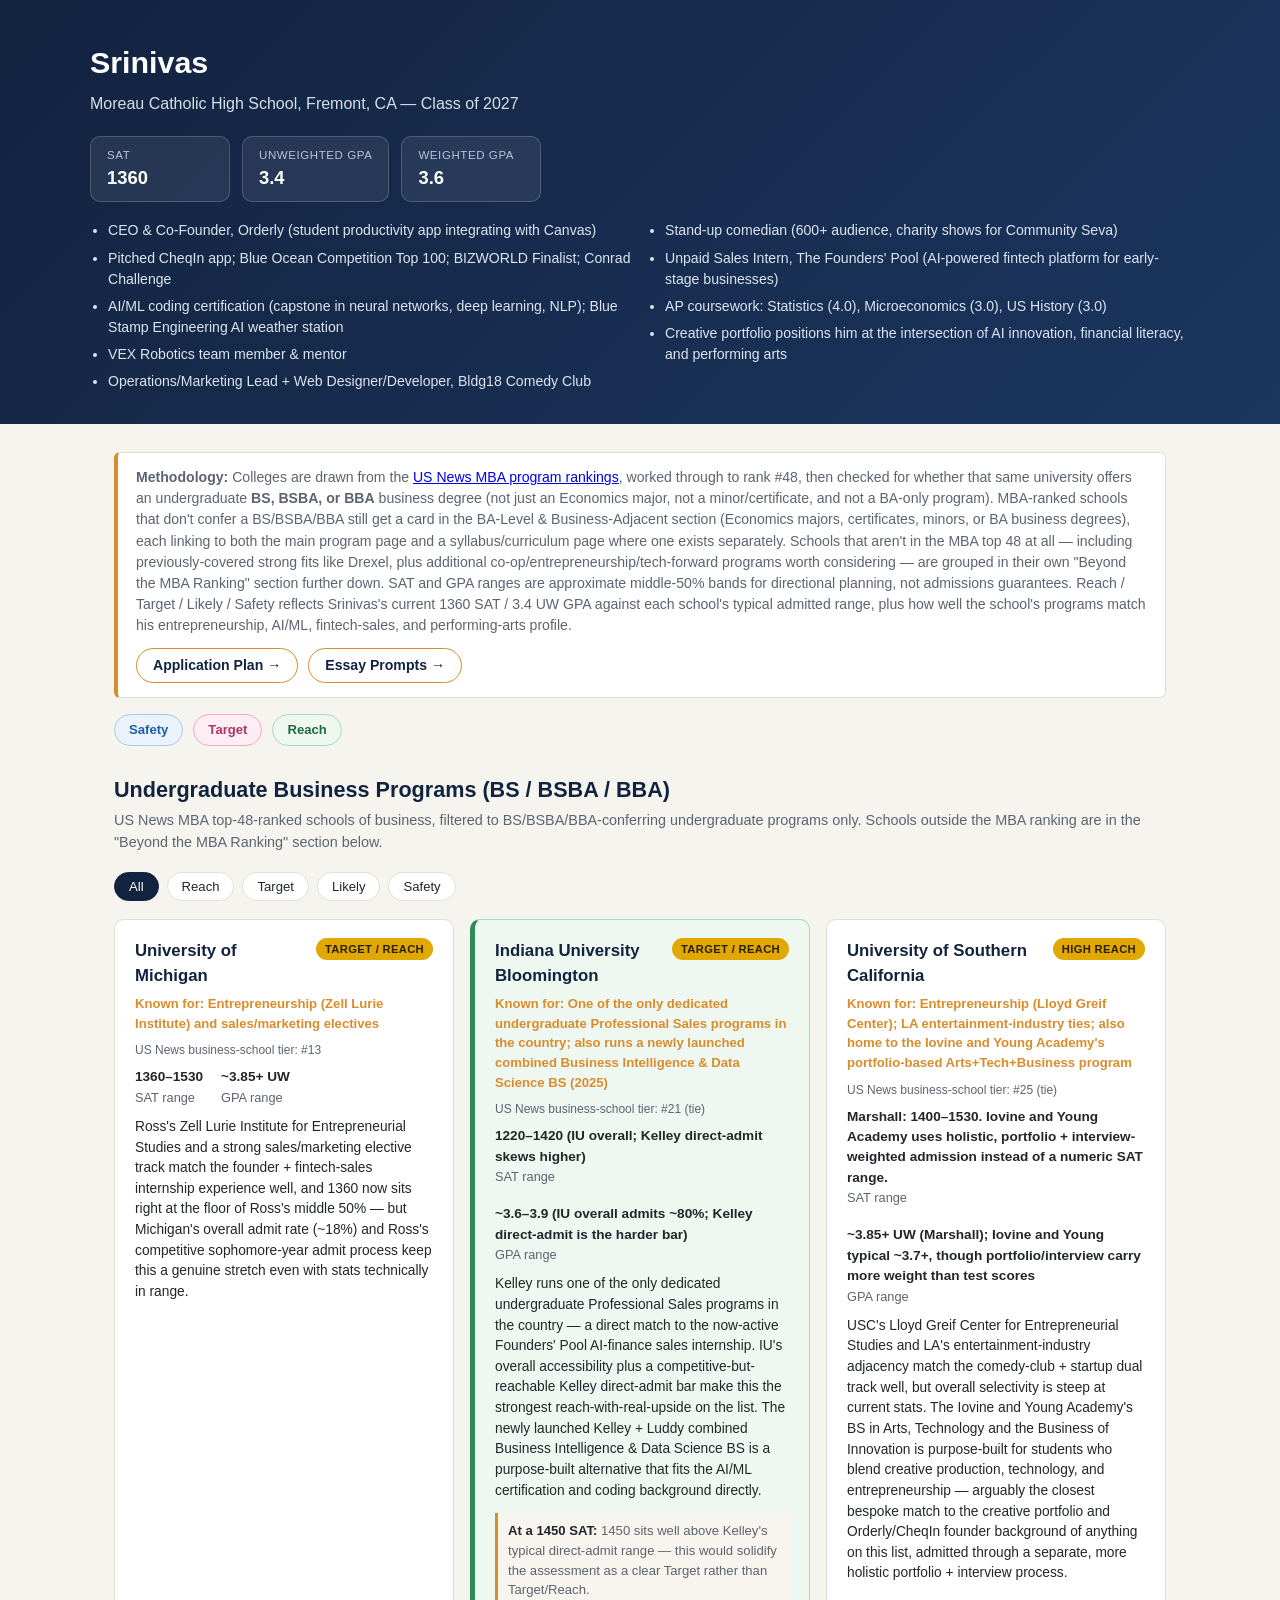
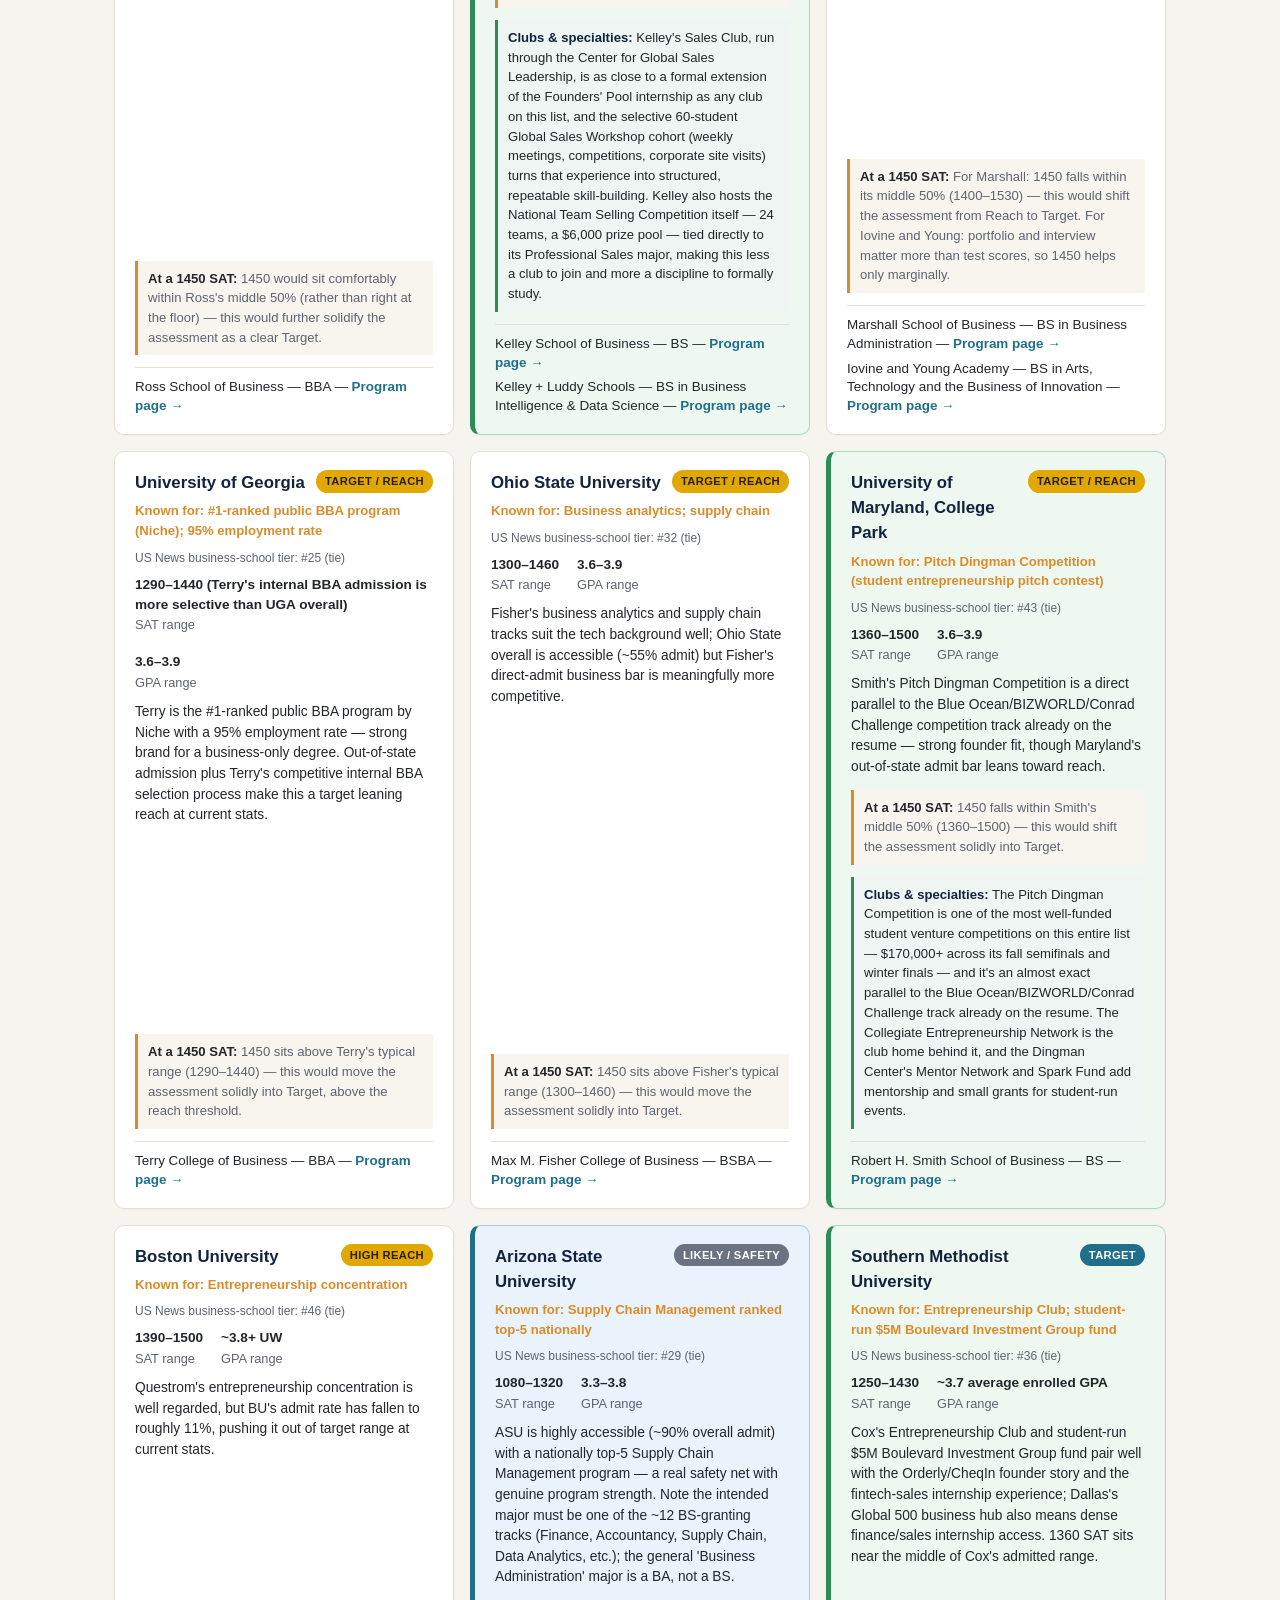
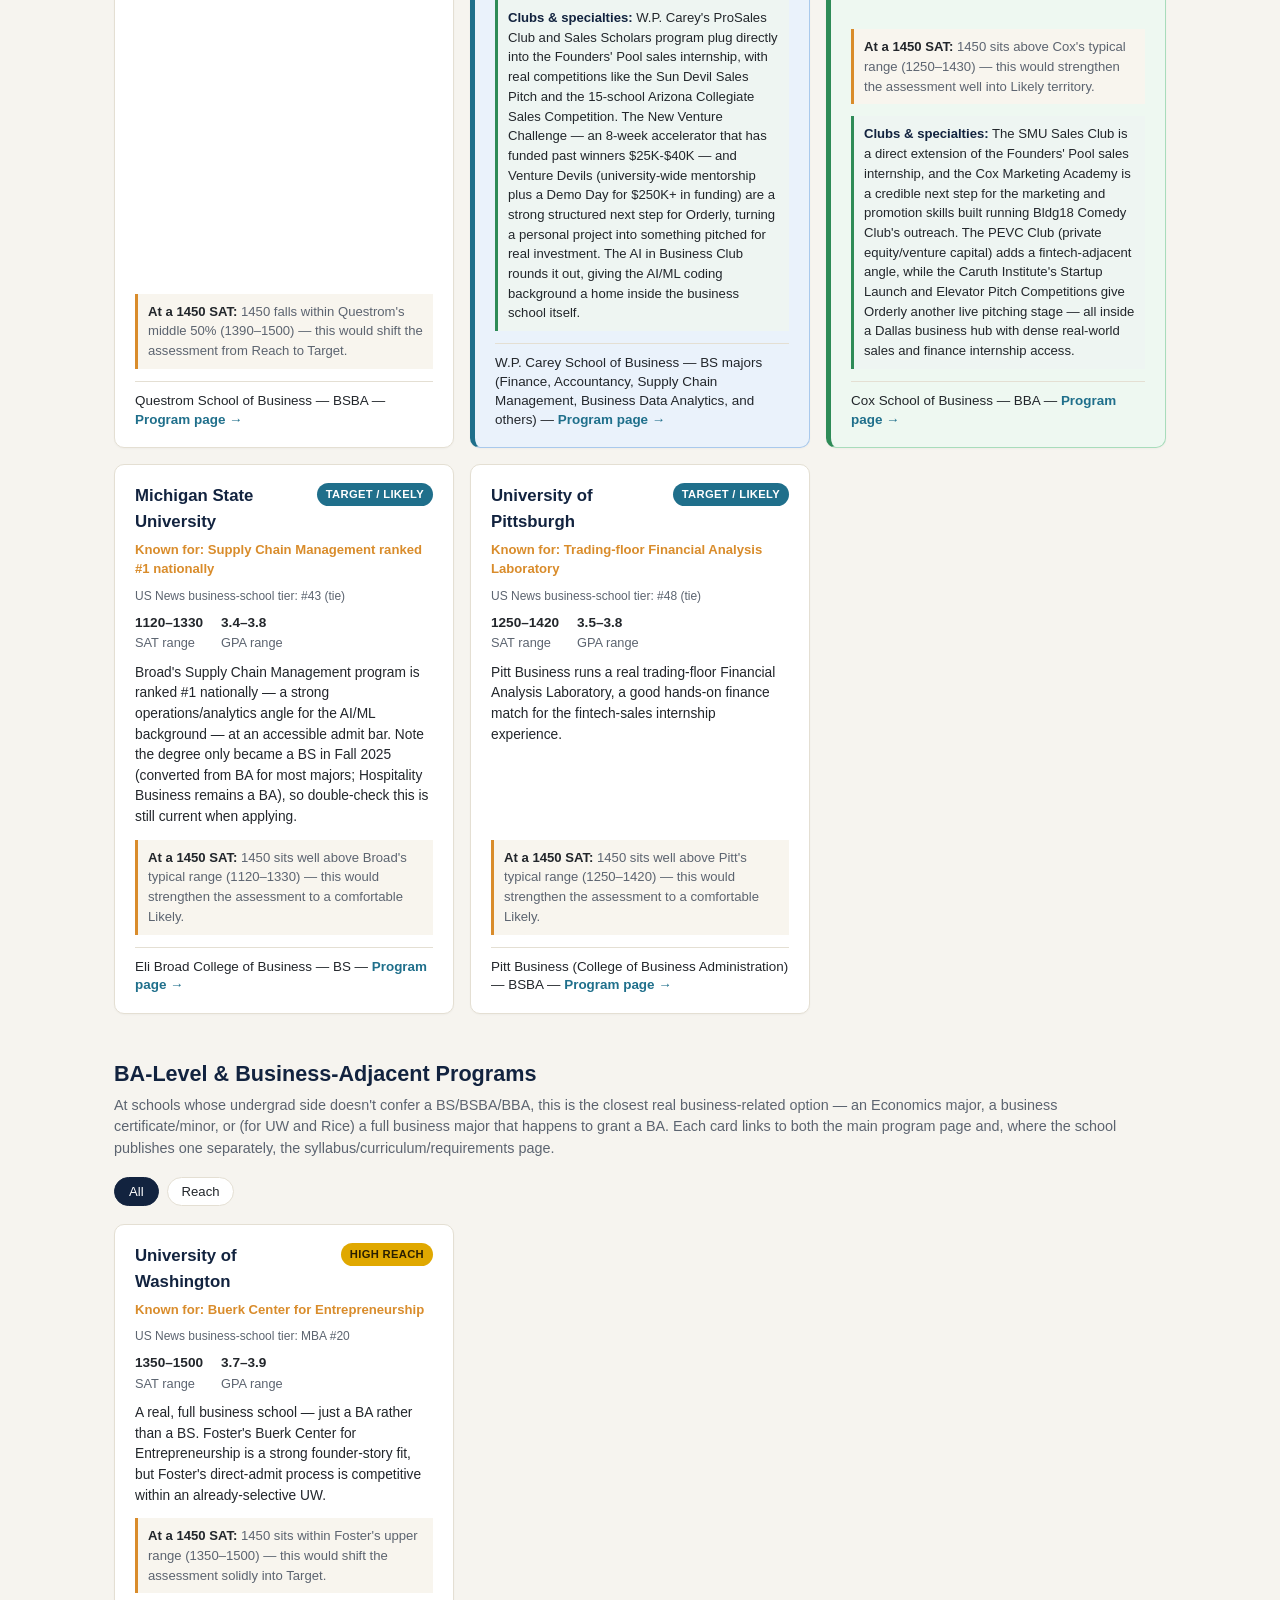
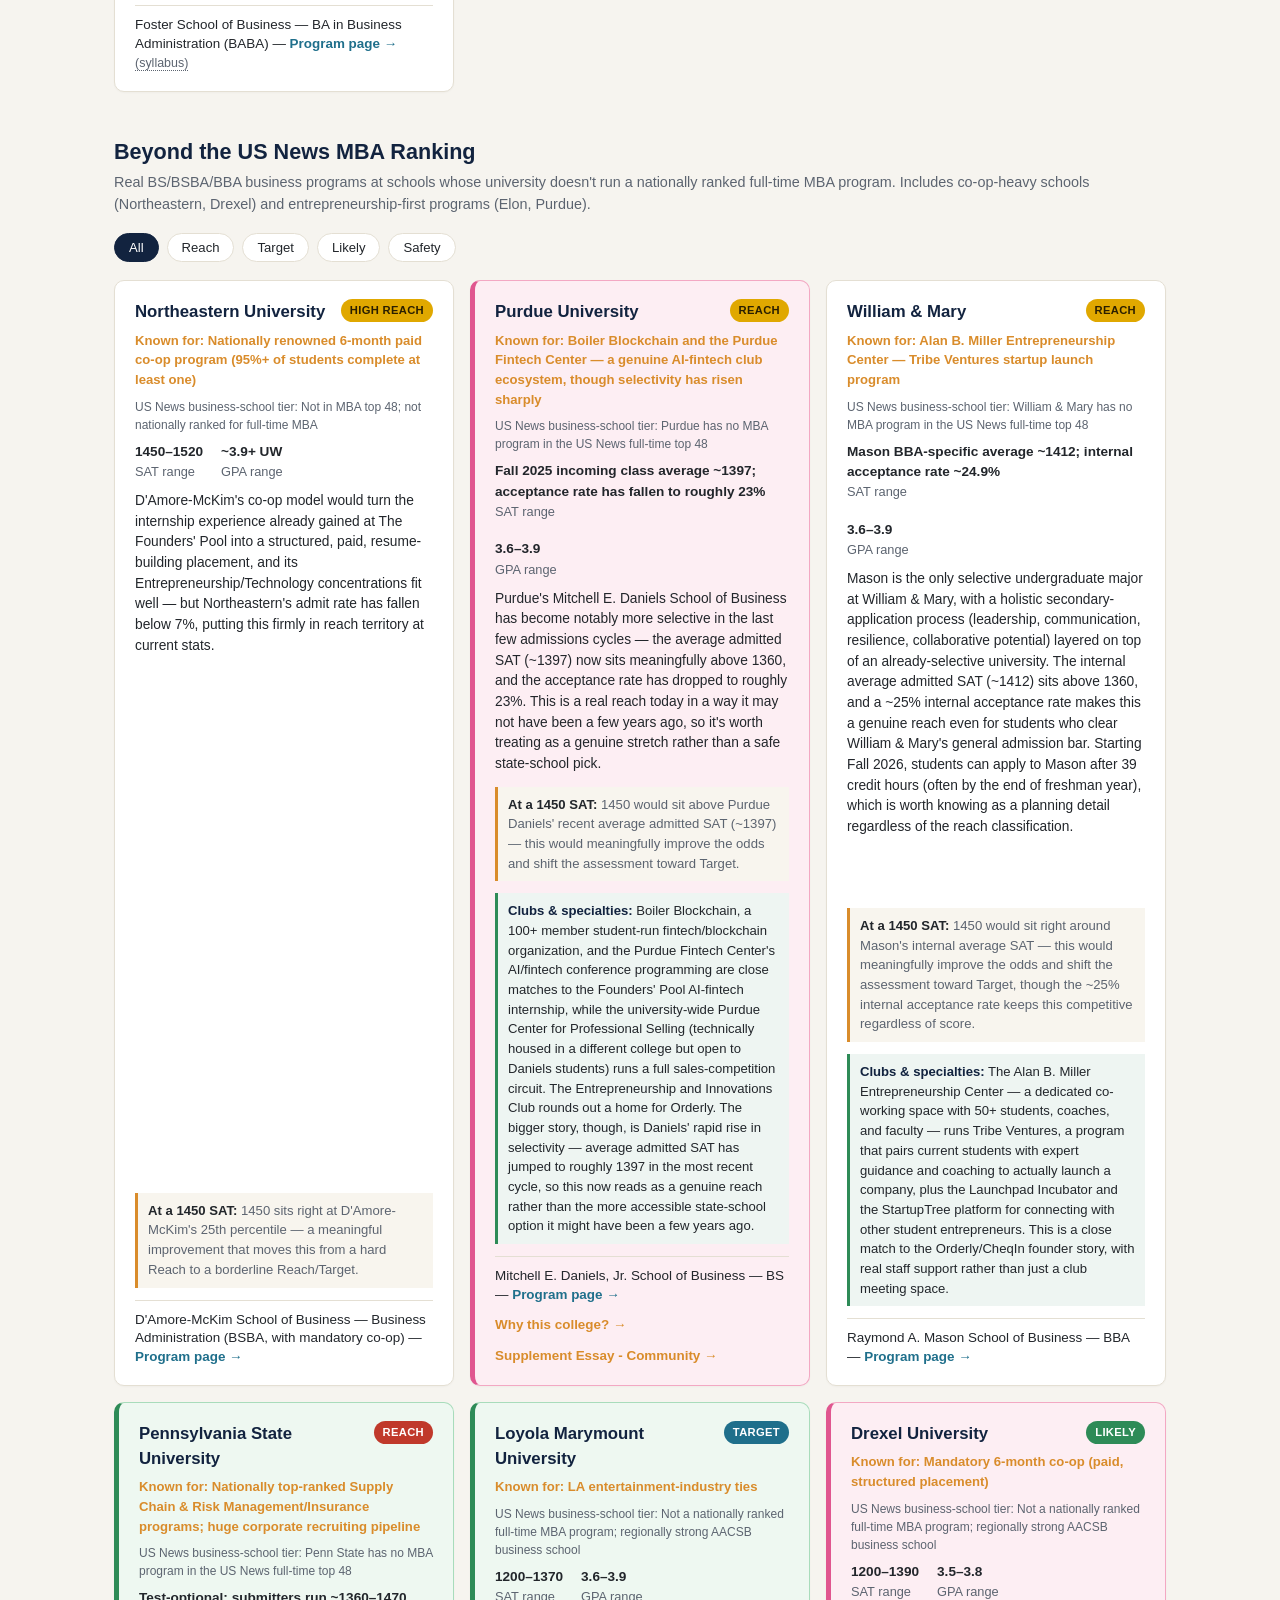
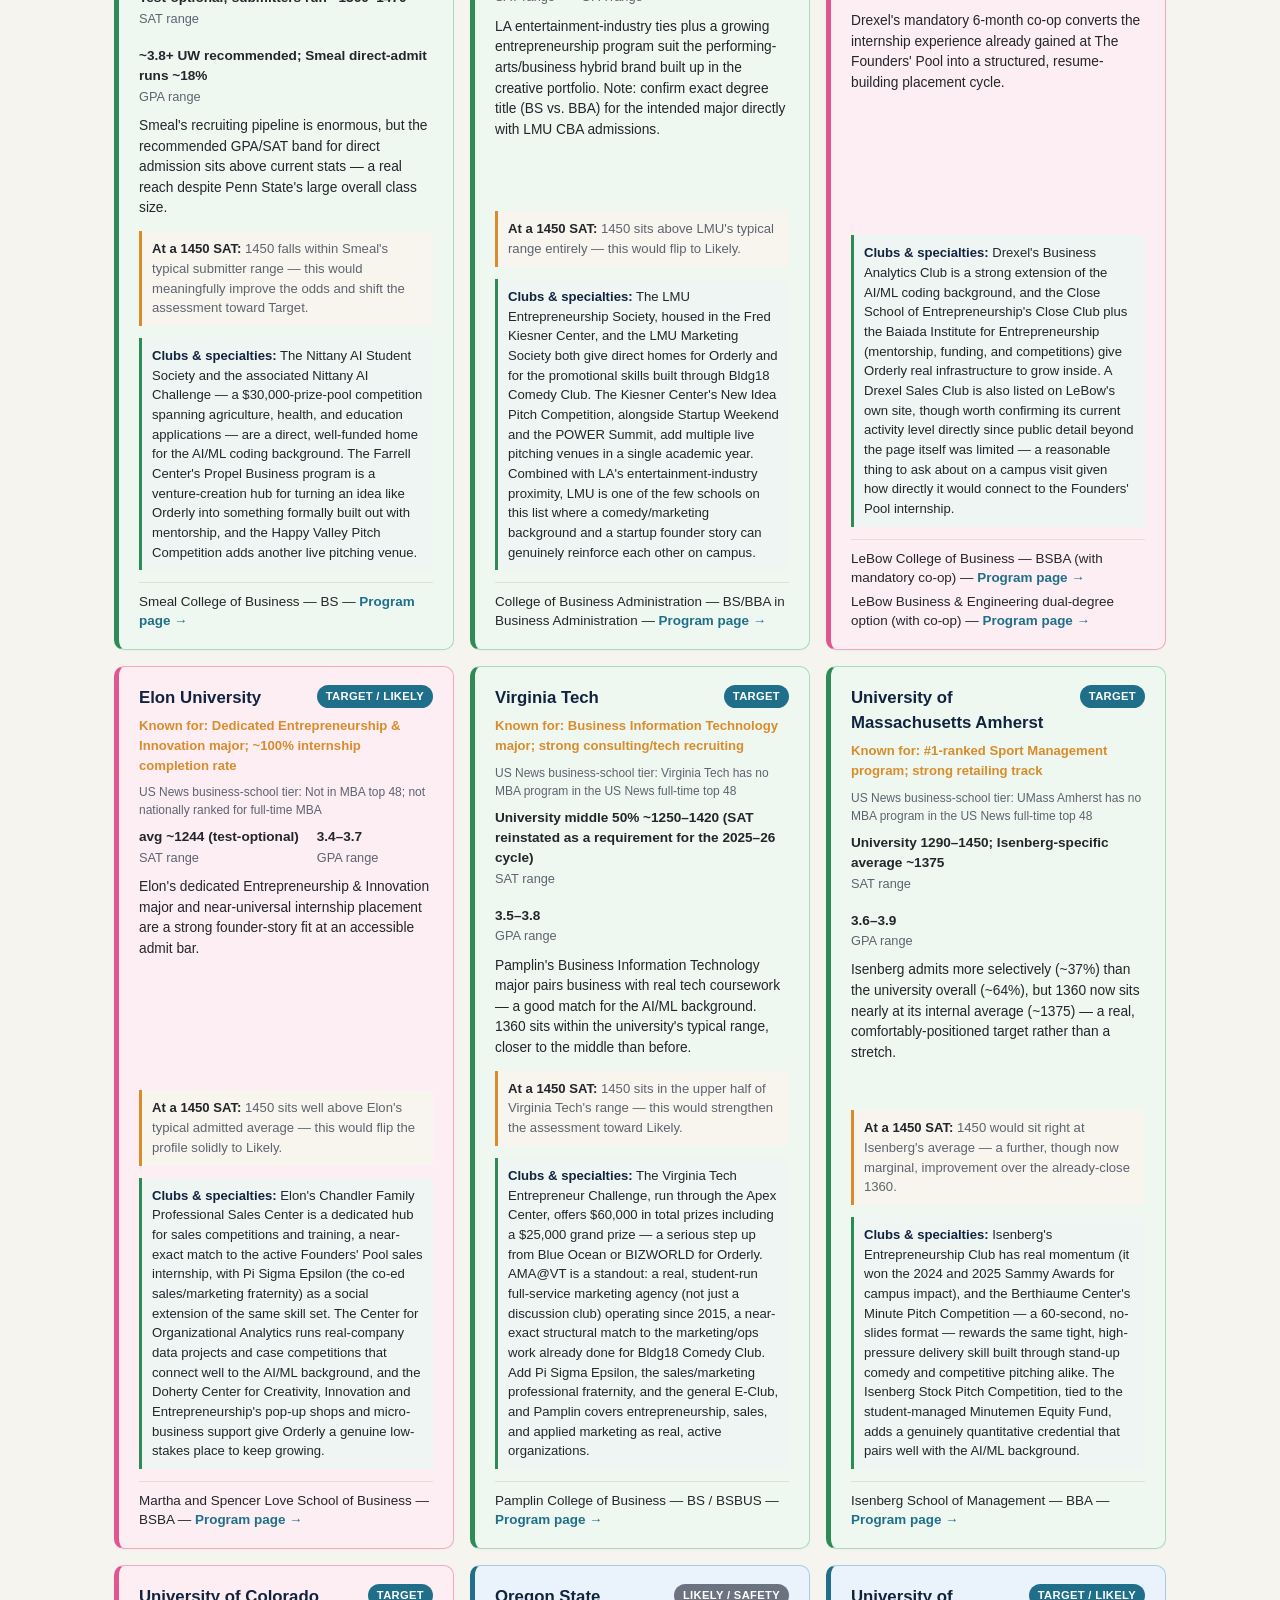
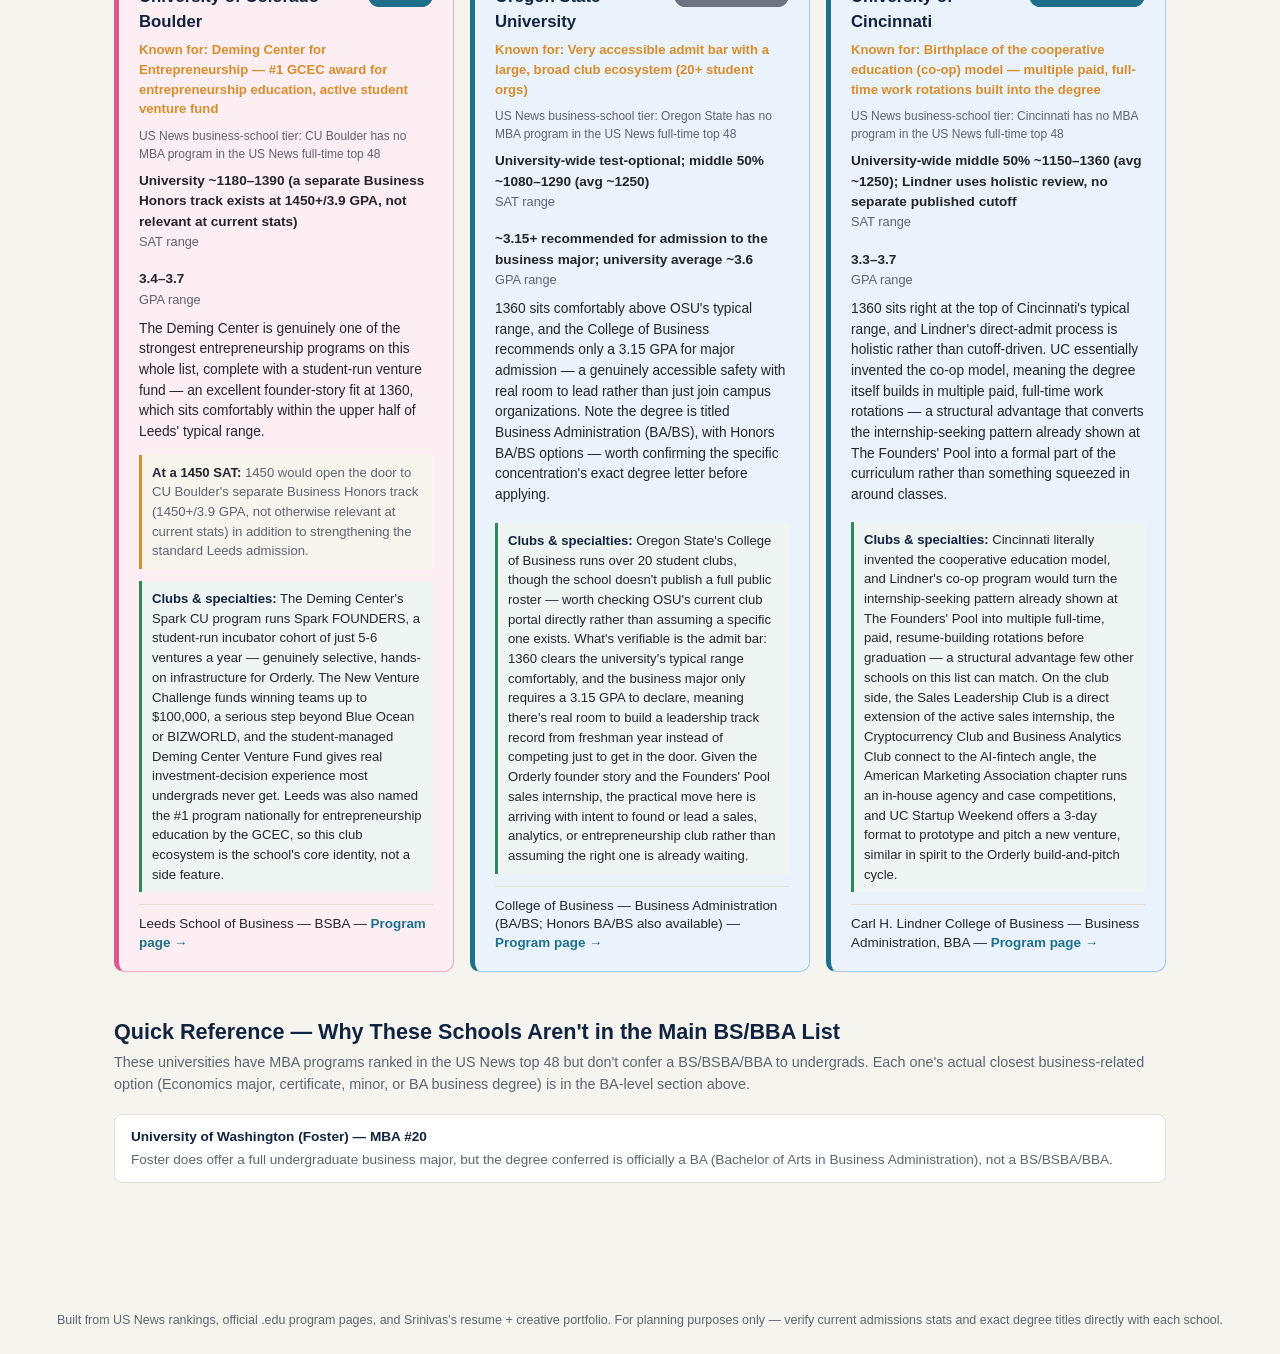
<file: rohan-college-list/index.html>
<!DOCTYPE html>
<html lang="en">
<head>
<meta charset="UTF-8">
<meta name="viewport" content="width=device-width, initial-scale=1.0">
<title>Srinivas's College List — Business Programs</title>
<link rel="stylesheet" href="styles.css">
</head>
<body>

<header class="hero">
  <div class="hero-inner">
    <h1 id="profile-name">College List</h1>
    <p class="subtitle" id="profile-school"></p>

    <div class="profile-grid">
      <div class="stat-pill">
        <div class="label">SAT</div>
        <div class="value" id="stat-sat"></div>
      </div>
      <div class="stat-pill">
        <div class="label">Unweighted GPA</div>
        <div class="value" id="stat-gpa-uw"></div>
      </div>
      <div class="stat-pill">
        <div class="label">Weighted GPA</div>
        <div class="value" id="stat-gpa-w"></div>
      </div>
    </div>

    <ul class="spike-list" id="spike-list"></ul>
  </div>
</header>

<main>
  <div class="methodology">
    <strong>Methodology:</strong> Colleges are drawn from the
    <a href="https://www.usnews.com/best-graduate-schools/top-business-schools/mba-rankings" target="_blank" rel="noopener">US News MBA program rankings</a>,
    worked through to rank #48, then checked for whether that same university offers an undergraduate
    <strong>BS, BSBA, or BBA</strong> business degree (not just an Economics major, not a minor/certificate,
    and not a BA-only program). MBA-ranked schools that don't confer a BS/BSBA/BBA still get a card in the
    BA-Level &amp; Business-Adjacent section (Economics majors, certificates, minors, or BA business degrees),
    each linking to both the main program page and a syllabus/curriculum page where one exists separately.
    Schools that aren't in the MBA top 48 at all — including previously-covered strong fits like Drexel,
    plus additional co-op/entrepreneurship/tech-forward programs worth
    considering — are grouped in their own "Beyond the MBA Ranking" section further down.
    SAT and GPA ranges are approximate middle-50% bands for directional planning, not admissions guarantees.
    Reach / Target / Likely / Safety reflects Srinivas's current 1360 SAT / 3.4 UW GPA against each school's typical
    admitted range, plus how well the school's programs match his entrepreneurship, AI/ML, fintech-sales, and
    performing-arts profile.
    <div class="app-plan-row">
      <a class="app-plan-link" href="departures-board.html" target="_blank" rel="noopener">Application Plan &rarr;</a>
      <a class="app-plan-link" href="https://docs.google.com/document/d/1VtOhUBAHsZF0vdAzVjt6PjclpzwPeW0A13DQEbzpd-E/edit?tab=t.0" target="_blank" rel="noopener">Essay Prompts &rarr;</a>
    </div>
  </div>

  <div class="legend-row">
    <span class="legend-label legend-blue">Safety</span>
    <span class="legend-label legend-pink">Target</span>
    <span class="legend-label legend-green">Reach</span>
  </div>

  <section class="list-section" id="bs-business">
    <h2>Undergraduate Business Programs (BS / BSBA / BBA)</h2>
    <p class="section-desc">US News MBA top-48-ranked schools of business, filtered to BS/BSBA/BBA-conferring undergraduate programs only. Schools outside the MBA ranking are in the "Beyond the MBA Ranking" section below.</p>
    <div class="controls" id="bs-business-controls">
      <button class="filter-btn active" data-filter="all">All</button>
      <button class="filter-btn" data-filter="reach">Reach</button>
      <button class="filter-btn" data-filter="target">Target</button>
      <button class="filter-btn" data-filter="likely">Likely</button>
      <button class="filter-btn" data-filter="safety">Safety</button>
    </div>
    <div class="card-grid" id="bs-business-grid"></div>
  </section>

  <section class="list-section" id="ba-programs">
    <h2>BA-Level &amp; Business-Adjacent Programs</h2>
    <p class="section-desc">At schools whose undergrad side doesn't confer a BS/BSBA/BBA, this is the closest real business-related option — an Economics major, a business certificate/minor, or (for UW and Rice) a full business major that happens to grant a BA. Each card links to both the main program page and, where the school publishes one separately, the syllabus/curriculum/requirements page.</p>
    <div class="controls" id="ba-programs-controls">
      <button class="filter-btn active" data-filter="all">All</button>
      <button class="filter-btn" data-filter="reach">Reach</button>
    </div>
    <div class="card-grid" id="ba-programs-grid"></div>
  </section>

  <section class="list-section" id="beyond-mba">
    <h2>Beyond the US News MBA Ranking</h2>
    <p class="section-desc">Real BS/BSBA/BBA business programs at schools whose university doesn't run a nationally ranked full-time MBA program. Includes co-op-heavy schools (Northeastern, Drexel) and entrepreneurship-first programs (Elon, Purdue).</p>
    <div class="controls" id="beyond-mba-controls">
      <button class="filter-btn active" data-filter="all">All</button>
      <button class="filter-btn" data-filter="reach">Reach</button>
      <button class="filter-btn" data-filter="target">Target</button>
      <button class="filter-btn" data-filter="likely">Likely</button>
      <button class="filter-btn" data-filter="safety">Safety</button>
    </div>
    <div class="card-grid" id="beyond-mba-grid"></div>
  </section>

  <section class="list-section" id="excluded-section">
    <h2>Quick Reference — Why These Schools Aren't in the Main BS/BBA List</h2>
    <p class="section-desc">These universities have MBA programs ranked in the US News top 48 but don't confer a BS/BSBA/BBA to undergrads. Each one's actual closest business-related option (Economics major, certificate, minor, or BA business degree) is in the BA-level section above.</p>
    <div id="excluded-list"></div>
  </section>

</main>

<footer class="site-footer">
  Built from US News rankings, official .edu program pages, and Srinivas's resume + creative portfolio. For planning purposes only — verify current admissions stats and exact degree titles directly with each school.
</footer>

<script src="data.js"></script>
<script src="app.js"></script>
</body>
</html>
</file>
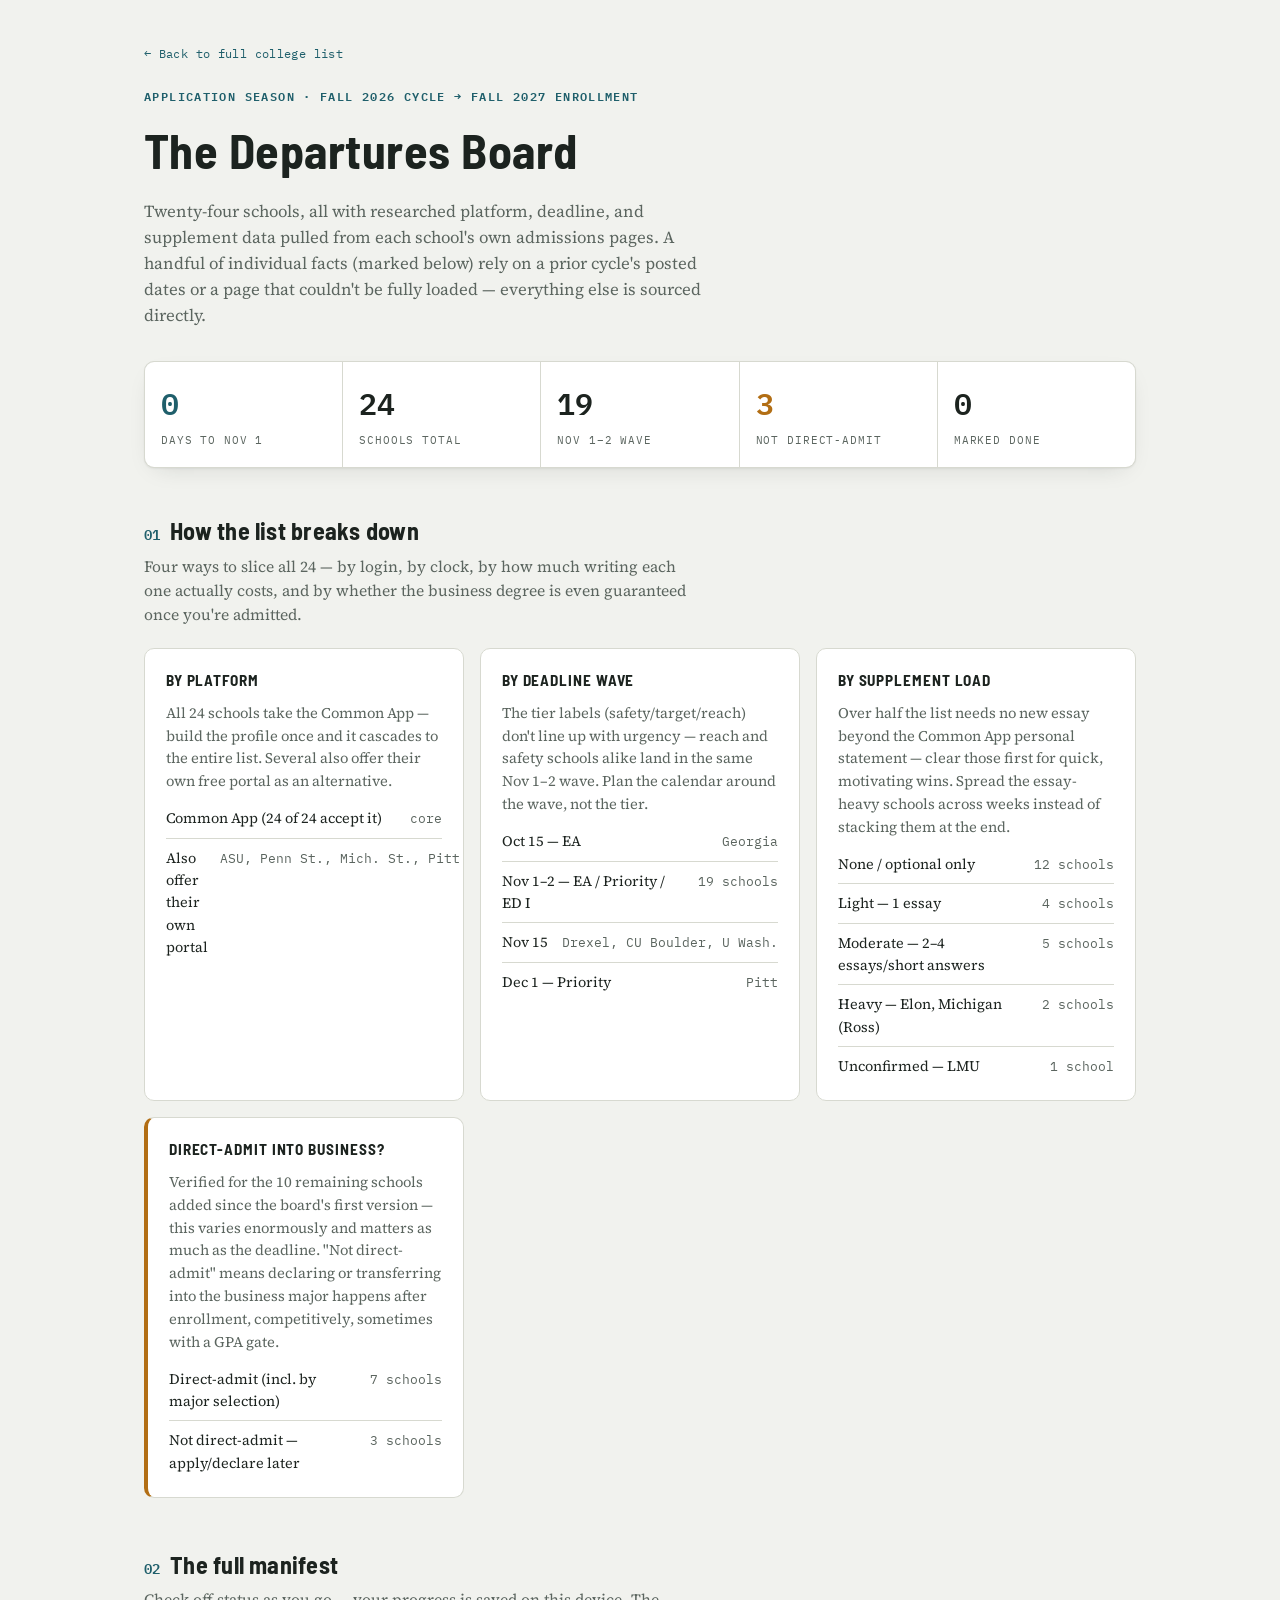
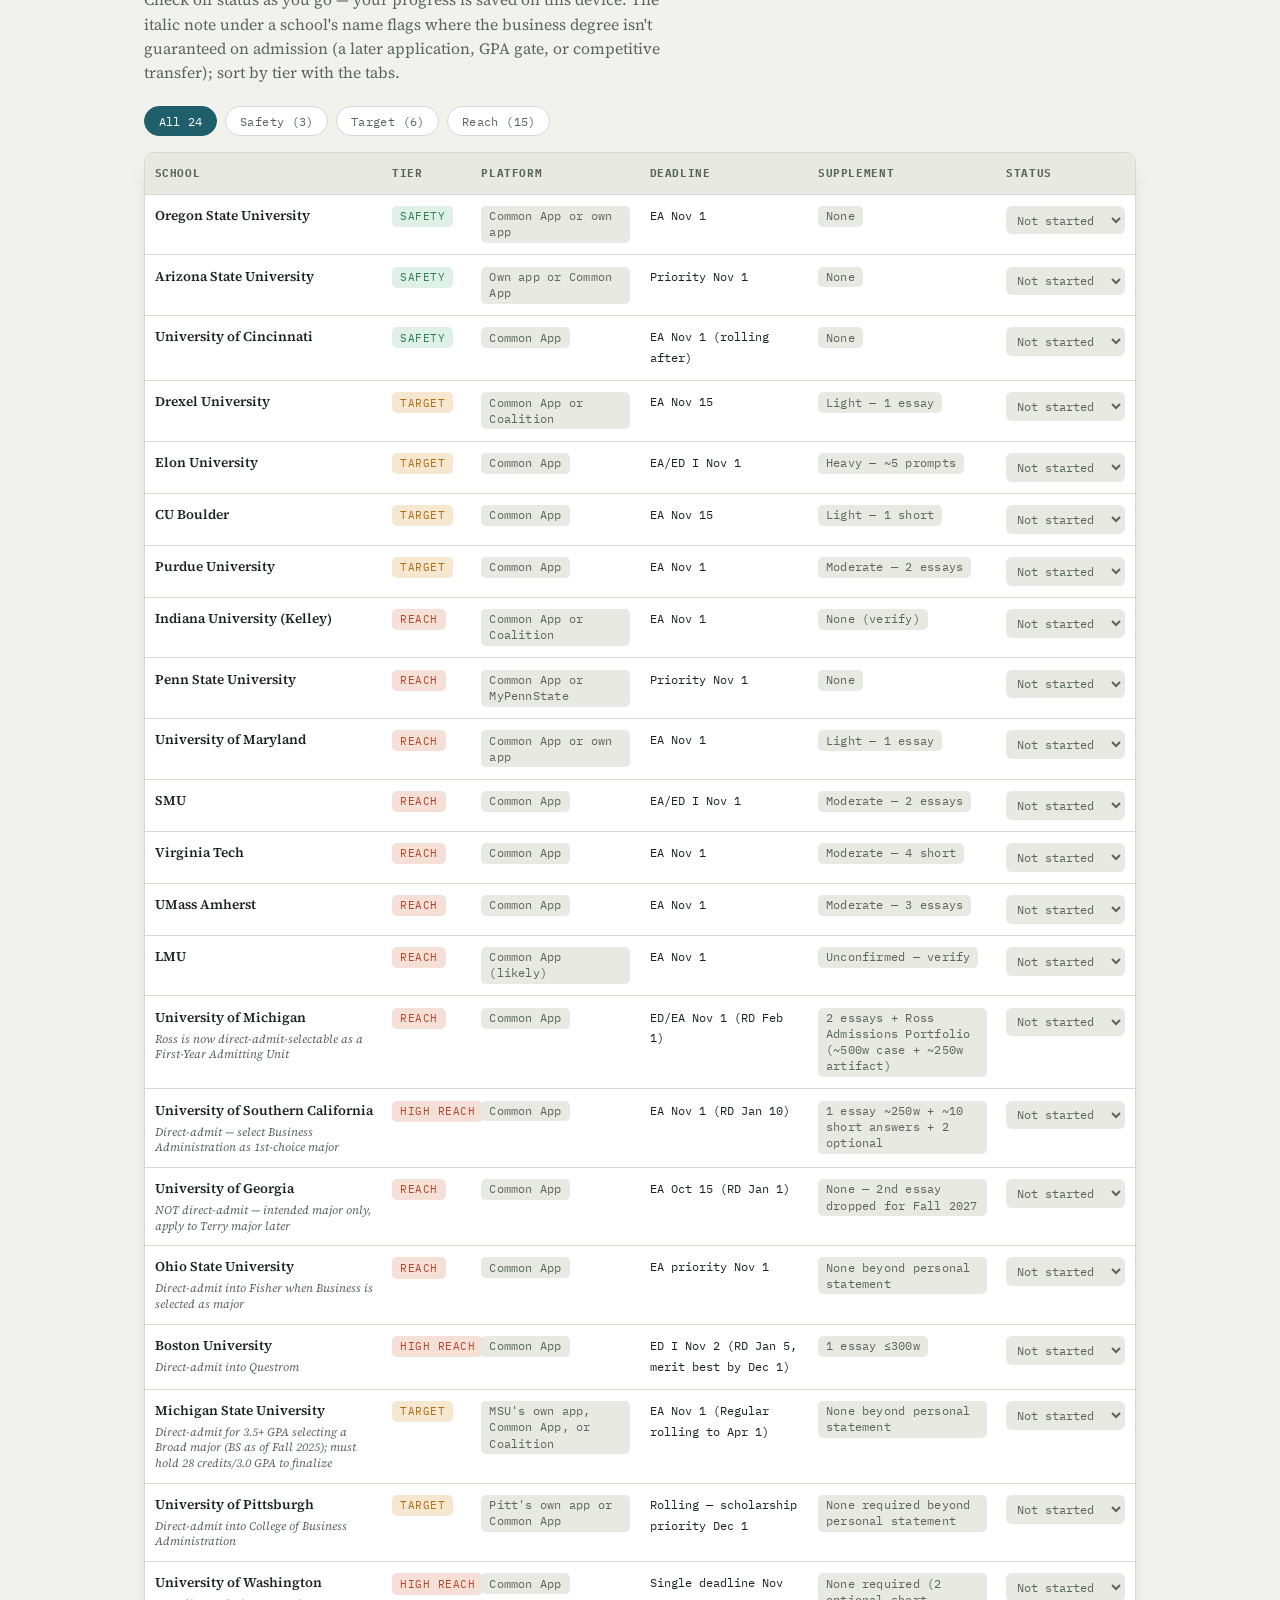
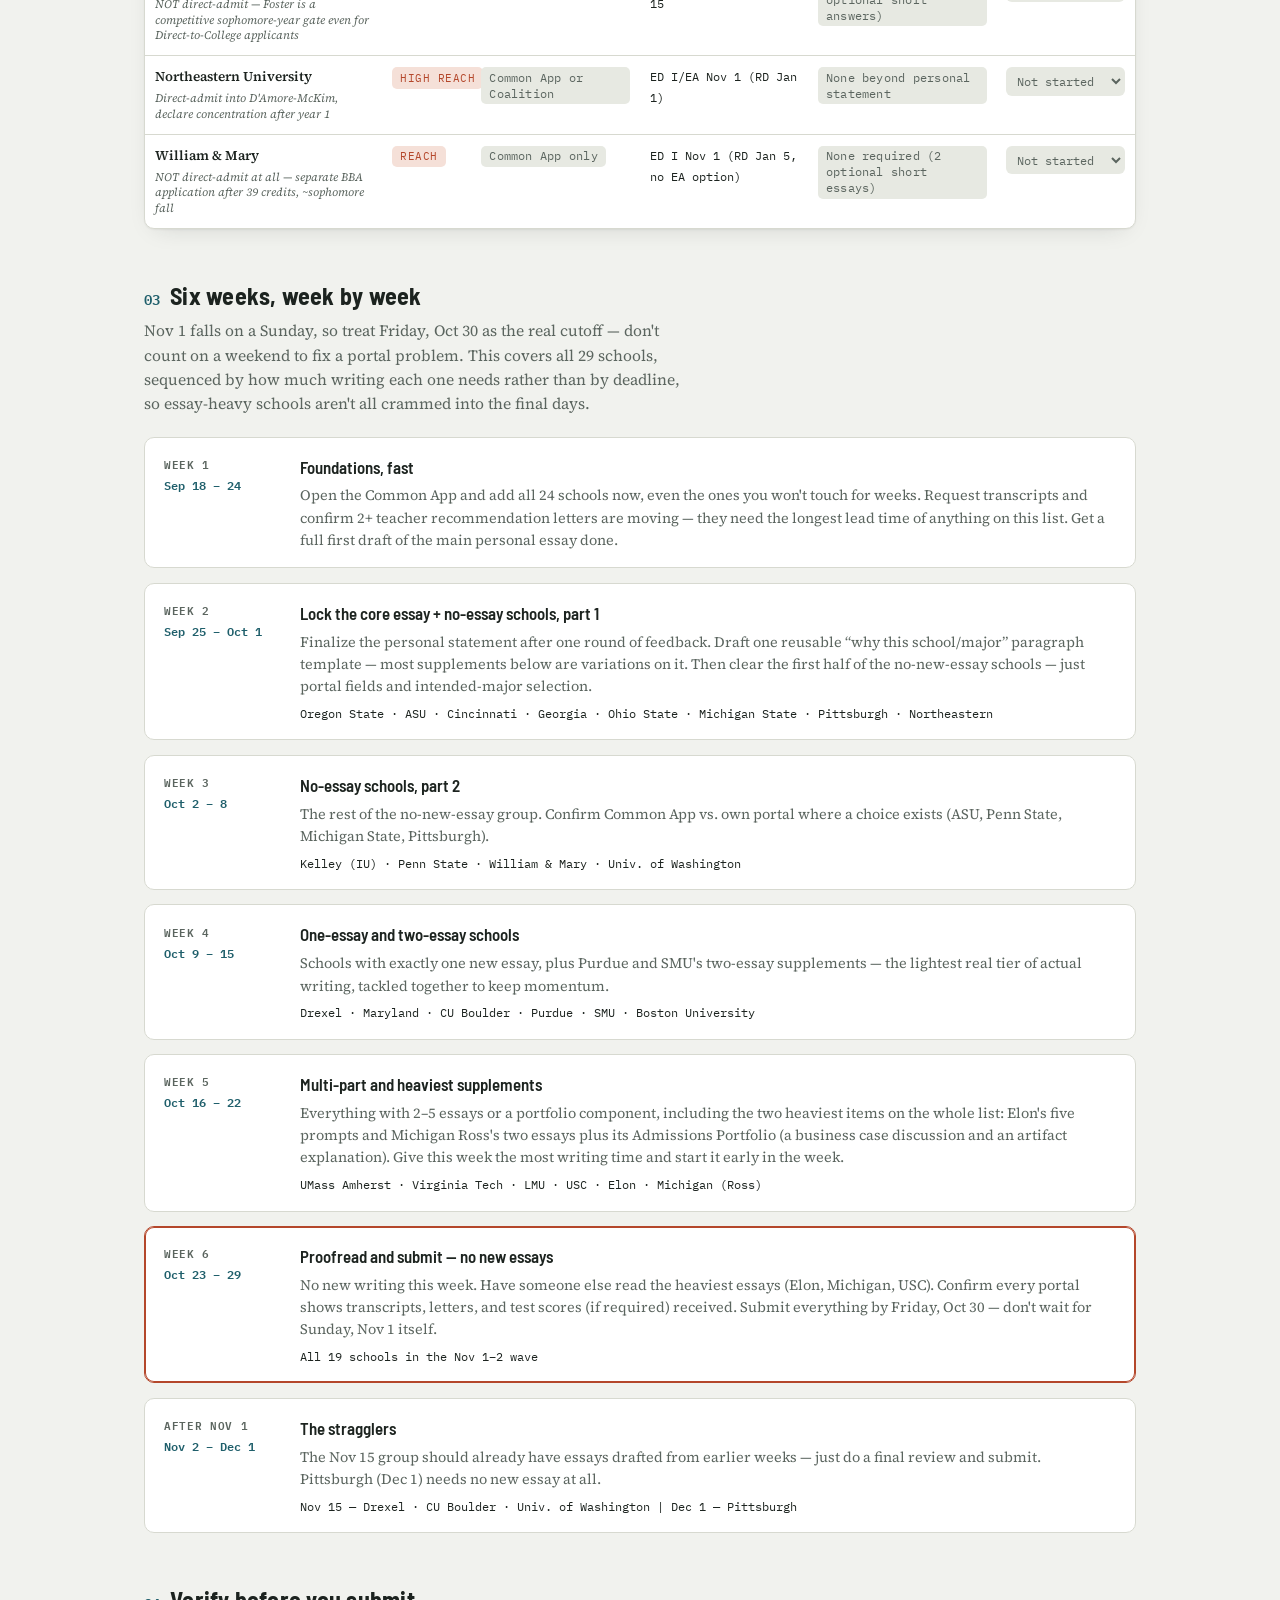
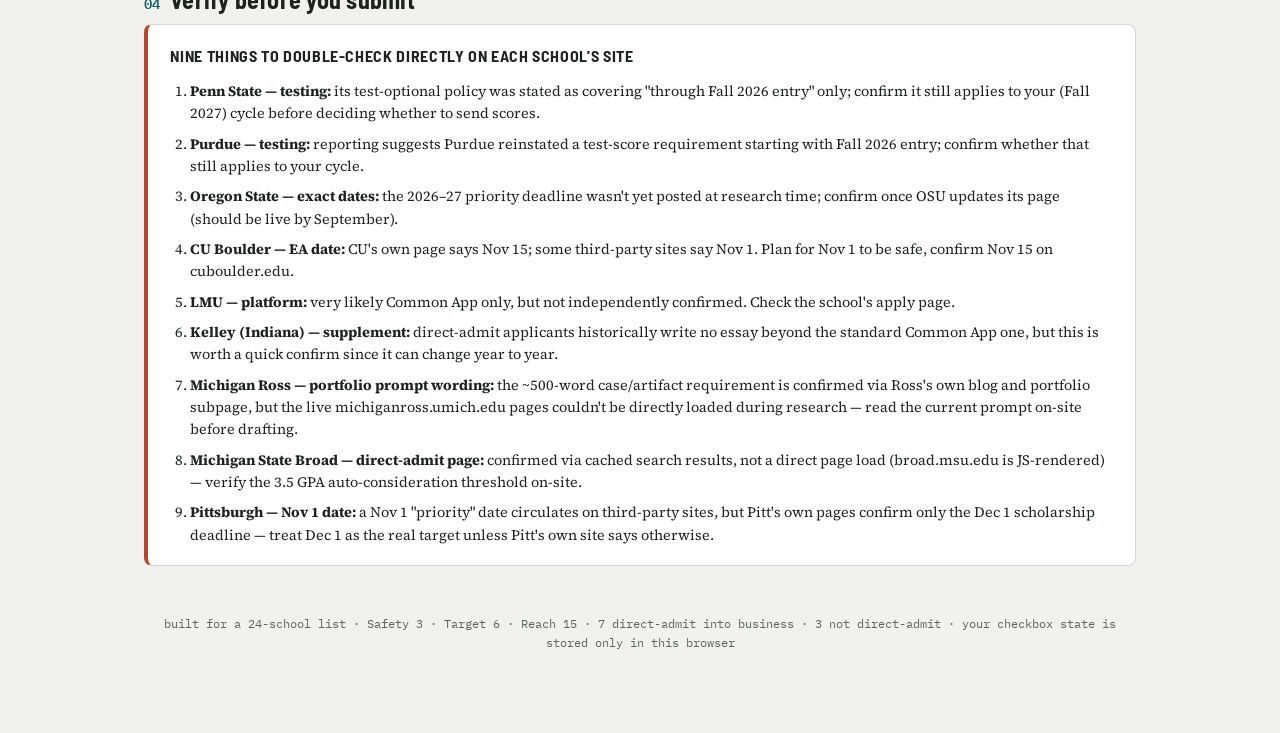
<file: rohan-college-list/departures-board.html>
<!DOCTYPE html>
<html lang="en">
<head>
<meta charset="utf-8">
<meta name="viewport" content="width=device-width, initial-scale=1.0">
<title>The Departures Board</title>
<style>
@import url('https://fonts.googleapis.com/css2?family=Barlow+Semi+Condensed:wght@500;600;700&family=Source+Serif+4:ital,opsz,wght@0,8..60,400;0,8..60,500;0,8..60,600;1,8..60,400&family=IBM+Plex+Mono:wght@400;500;600&display=swap');

:root{
  --bg:#F1F2EE;
  --surface:#FFFFFF;
  --surface-2:#E7E9E2;
  --ink:#1C231F;
  --ink-muted:#5B655F;
  --accent:#1F5F6B;
  --accent-soft:#DCEAEA;
  --line:#D7D9D0;
  --status-done:#2E7D5B;
  --status-done-bg:#DFF0E7;
  --status-progress:#B26E14;
  --status-progress-bg:#F5E7D0;
  --status-todo:#767F79;
  --status-todo-bg:#E7E9E2;
  --status-urgent:#B4472B;
  --status-urgent-bg:#F5E0D8;
  --shadow: 0 1px 2px rgba(28,35,31,0.06), 0 8px 24px -12px rgba(28,35,31,0.18);
}

@media (prefers-color-scheme: dark){
  :root:not([data-theme="light"]){
    --bg:#11181A;
    --surface:#171F21;
    --surface-2:#1D2628;
    --ink:#E7ECE9;
    --ink-muted:#95A19B;
    --accent:#5FBEC8;
    --accent-soft:#1D3336;
    --line:#2A3436;
    --status-done:#54B589;
    --status-done-bg:#1B3327;
    --status-progress:#E3A94B;
    --status-progress-bg:#3A2E17;
    --status-todo:#8A948E;
    --status-todo-bg:#22292B;
    --status-urgent:#E38367;
    --status-urgent-bg:#3A2119;
    --shadow: 0 1px 2px rgba(0,0,0,0.3), 0 8px 24px -12px rgba(0,0,0,0.5);
  }
}
:root[data-theme="dark"]{
  --bg:#11181A;
  --surface:#171F21;
  --surface-2:#1D2628;
  --ink:#E7ECE9;
  --ink-muted:#95A19B;
  --accent:#5FBEC8;
  --accent-soft:#1D3336;
  --line:#2A3436;
  --status-done:#54B589;
  --status-done-bg:#1B3327;
  --status-progress:#E3A94B;
  --status-progress-bg:#3A2E17;
  --status-todo:#8A948E;
  --status-todo-bg:#22292B;
  --status-urgent:#E38367;
  --status-urgent-bg:#3A2119;
  --shadow: 0 1px 2px rgba(0,0,0,0.3), 0 8px 24px -12px rgba(0,0,0,0.5);
}

*{box-sizing:border-box;}
body{
  margin:0;
  background:var(--bg);
  color:var(--ink);
  font-family:'Source Serif 4', Georgia, 'Times New Roman', serif;
  line-height:1.55;
}
h1,h2,h3,.display{
  font-family:'Barlow Semi Condensed', 'Arial Narrow', sans-serif;
  text-wrap:balance;
  letter-spacing:0.01em;
}
.mono{font-family:'IBM Plex Mono', ui-monospace, Menlo, monospace; font-variant-numeric:tabular-nums;}

.wrap{max-width:1040px; margin:0 auto; padding:2.5rem 1.5rem 5rem;}

.back-link{
  display:inline-block;
  margin-bottom:1.5rem;
  font-family:'IBM Plex Mono', monospace;
  font-size:0.78rem;
  letter-spacing:0.03em;
  color:var(--accent);
  text-decoration:none;
  border-bottom:1px solid transparent;
}
.back-link:hover{border-bottom-color:var(--accent);}

.eyebrow{
  font-family:'IBM Plex Mono', monospace;
  font-size:0.72rem;
  letter-spacing:0.12em;
  text-transform:uppercase;
  color:var(--accent);
  font-weight:600;
}
h1{
  font-size:clamp(2.1rem, 5vw, 3rem);
  font-weight:700;
  margin:0.4rem 0 0.75rem;
  color:var(--ink);
}
.sub{
  font-size:1.05rem;
  color:var(--ink-muted);
  max-width:66ch;
  margin:0 0 2rem;
}

/* status board strip */
.board{
  display:grid;
  grid-template-columns:repeat(auto-fit, minmax(120px,1fr));
  gap:1px;
  background:var(--line);
  border:1px solid var(--line);
  border-radius:10px;
  overflow:hidden;
  margin-bottom:2.75rem;
  box-shadow:var(--shadow);
}
.tile{
  background:var(--surface);
  padding:1.1rem 1rem;
  display:flex;
  flex-direction:column;
  gap:0.35rem;
}
.tile .num{
  font-family:'IBM Plex Mono', monospace;
  font-size:1.9rem;
  font-weight:600;
  font-variant-numeric:tabular-nums;
  color:var(--ink);
}
.tile.accent .num{color:var(--accent);}
.tile.warn .num{color:var(--status-progress);}
.tile .label{
  font-size:0.68rem;
  letter-spacing:0.08em;
  text-transform:uppercase;
  color:var(--ink-muted);
  font-family:'IBM Plex Mono', monospace;
}

section{margin-bottom:3rem;}
h2{
  font-size:1.5rem;
  font-weight:700;
  margin:0 0 0.35rem;
  display:flex;
  align-items:baseline;
  gap:0.6rem;
}
h2 .idx{
  font-family:'IBM Plex Mono', monospace;
  font-size:0.85rem;
  color:var(--accent);
  font-weight:600;
}
.lede{color:var(--ink-muted); margin:0 0 1.25rem; max-width:68ch; font-size:0.98rem;}

/* panels */
.panels{
  display:grid;
  grid-template-columns:repeat(auto-fit, minmax(260px,1fr));
  gap:1rem;
}
.panel{
  background:var(--surface);
  border:1px solid var(--line);
  border-radius:10px;
  padding:1.25rem 1.3rem 1.4rem;
}
.panel.pending{border-left:4px solid var(--status-progress);}
.panel h3{
  font-size:0.95rem;
  text-transform:uppercase;
  letter-spacing:0.06em;
  margin:0 0 0.6rem;
  color:var(--ink);
}
.panel p{margin:0 0 0.9rem; font-size:0.92rem; color:var(--ink-muted);}
.panel ul{list-style:none; margin:0; padding:0; display:flex; flex-direction:column; gap:0.5rem;}
.panel li{
  display:flex;
  justify-content:space-between;
  align-items:baseline;
  gap:0.75rem;
  font-size:0.9rem;
  border-top:1px solid var(--line);
  padding-top:0.5rem;
}
.panel li:first-child{border-top:none; padding-top:0;}
.panel li .k{color:var(--ink);}
.panel li .v{font-family:'IBM Plex Mono', monospace; font-size:0.82rem; color:var(--ink-muted); white-space:nowrap;}

/* filter tabs */
.tabs{display:flex; gap:0.5rem; margin-bottom:1rem; flex-wrap:wrap;}
.tab{
  font-family:'IBM Plex Mono', monospace;
  font-size:0.78rem;
  letter-spacing:0.03em;
  padding:0.4rem 0.85rem;
  border-radius:999px;
  border:1px solid var(--line);
  background:var(--surface);
  color:var(--ink-muted);
  cursor:pointer;
  transition:background .15s, color .15s, border-color .15s;
}
.tab:hover{border-color:var(--accent);}
.tab.active{background:var(--accent); color:var(--surface); border-color:var(--accent);}
.tab:focus-visible, .rowcheck:focus-visible, button:focus-visible, select:focus-visible{
  outline:2px solid var(--accent); outline-offset:2px;
}

/* manifest table */
.tablewrap{
  overflow-x:auto;
  border:1px solid var(--line);
  border-radius:10px;
  background:var(--surface);
  box-shadow:var(--shadow);
}
table{border-collapse:collapse; width:100%; table-layout:fixed;}
colgroup .col-school{width:24%;}
colgroup .col-tier{width:9%;}
colgroup .col-platform{width:17%;}
colgroup .col-deadline{width:17%;}
colgroup .col-supp{width:19%;}
colgroup .col-status{width:14%;}
thead th{
  text-align:left;
  font-family:'IBM Plex Mono', monospace;
  font-size:0.66rem;
  letter-spacing:0.06em;
  text-transform:uppercase;
  color:var(--ink-muted);
  padding:0.75rem 0.6rem;
  border-bottom:1px solid var(--line);
  background:var(--surface-2);
}
tbody td{
  padding:0.7rem 0.6rem;
  border-bottom:1px solid var(--line);
  font-size:0.84rem;
  vertical-align:top;
  overflow-wrap:break-word;
}
tbody tr:last-child td{border-bottom:none;}
tbody tr.done{opacity:0.6;}
tbody tr.pending{background:color-mix(in srgb, var(--status-progress-bg) 35%, transparent);}
.school{font-weight:600; font-family:'Source Serif 4', serif;}
.school .newtag{
  font-family:'IBM Plex Mono', monospace;
  font-size:0.6rem;
  letter-spacing:0.04em;
  text-transform:uppercase;
  color:var(--status-progress);
  border:1px solid var(--status-progress);
  border-radius:4px;
  padding:0.05rem 0.3rem;
  margin-left:0.4rem;
  vertical-align:middle;
}
.admitnote{
  font-size:0.72rem;
  color:var(--ink-muted);
  font-style:italic;
  margin-top:0.2rem;
  line-height:1.35;
}
.tier{
  display:inline-block;
  font-family:'IBM Plex Mono', monospace;
  font-size:0.66rem;
  letter-spacing:0.05em;
  text-transform:uppercase;
  padding:0.15rem 0.5rem;
  border-radius:5px;
  white-space:nowrap;
}
.tier.safety{background:var(--status-done-bg); color:var(--status-done);}
.tier.target{background:var(--status-progress-bg); color:var(--status-progress);}
.tier.reach{background:var(--status-urgent-bg); color:var(--status-urgent);}
.deadline{font-family:'IBM Plex Mono', monospace; font-size:0.78rem; line-height:1.4; word-break:break-word;}
.deadline.tbd, .badge.tbd{color:var(--status-progress); font-style:italic;}
.badge{
  display:inline-block;
  font-family:'IBM Plex Mono', monospace;
  font-size:0.72rem;
  letter-spacing:0.02em;
  line-height:1.4;
  padding:0.15rem 0.5rem;
  border-radius:5px;
  background:var(--surface-2);
  color:var(--ink-muted);
  word-break:break-word;
}
select.statusSel{
  font-family:'IBM Plex Mono', monospace;
  font-size:0.74rem;
  padding:0.3rem 0.4rem;
  border-radius:6px;
  border:1px solid var(--line);
  background:var(--surface);
  color:var(--ink);
  width:100%;
  max-width:120px;
}
select.statusSel[data-v="done"]{background:var(--status-done-bg); color:var(--status-done); border-color:transparent;}
select.statusSel[data-v="essay_done"]{background:var(--accent-soft); color:var(--accent); border-color:transparent;}
select.statusSel[data-v="no_essay"]{background:var(--accent-soft); color:var(--accent); border-color:transparent;}
select.statusSel[data-v="writing_essay"]{background:var(--status-progress-bg); color:var(--status-progress); border-color:transparent;}
select.statusSel[data-v="course_selected"]{background:var(--status-progress-bg); color:var(--status-progress); border-color:transparent;}
select.statusSel[data-v="in_comm_app"]{background:var(--status-progress-bg); color:var(--status-progress); border-color:transparent;}
select.statusSel[data-v="todo"]{background:var(--surface-2); color:var(--ink-muted); border-color:transparent;}
.note{font-size:0.78rem; color:var(--ink-muted); font-family:'IBM Plex Mono', monospace;}

/* timeline */
.timeline{display:flex; flex-direction:column; gap:0.9rem;}
.week{
  display:grid;
  grid-template-columns:120px 1fr;
  gap:1rem;
  background:var(--surface);
  border:1px solid var(--line);
  border-radius:10px;
  padding:1rem 1.2rem;
}
.week .when{
  font-family:'IBM Plex Mono', monospace;
  font-size:0.78rem;
  color:var(--accent);
  font-weight:600;
  padding-top:0.15rem;
}
.week .when .wk{display:block; font-size:0.68rem; color:var(--ink-muted); text-transform:uppercase; letter-spacing:0.06em; margin-bottom:0.2rem;}
.week h4{margin:0 0 0.3rem; font-family:'Barlow Semi Condensed', sans-serif; font-size:1.05rem; font-weight:600;}
.week p{margin:0; font-size:0.9rem; color:var(--ink-muted);}
.week .schools{margin-top:0.4rem; font-family:'IBM Plex Mono', monospace; font-size:0.78rem; color:var(--ink);}
.week.final{border-color:var(--status-urgent); box-shadow:0 0 0 1px var(--status-urgent) inset;}
.week.after{opacity:0.85;}
.week.pending{border-color:var(--status-progress); box-shadow:0 0 0 1px var(--status-progress) inset;}
.week.pending .when{color:var(--status-progress);}

/* verify callout */
.callout{
  background:var(--surface);
  border:1px solid var(--line);
  border-left:4px solid var(--status-urgent);
  border-radius:8px;
  padding:1.2rem 1.4rem;
}
.callout h3{margin:0 0 0.7rem; font-size:1rem; font-family:'Barlow Semi Condensed', sans-serif; text-transform:uppercase; letter-spacing:0.04em;}
.callout ol{margin:0; padding-left:1.2rem; display:flex; flex-direction:column; gap:0.5rem;}
.callout li{font-size:0.9rem;}
.callout li b{color:var(--ink);}

footer{margin-top:3rem; font-size:0.78rem; color:var(--ink-muted); font-family:'IBM Plex Mono', monospace; text-align:center;}

@media (max-width:640px){
  .week{grid-template-columns:1fr;}
  .week .when{padding-top:0;}

  .tablewrap{overflow-x:visible; border:none; box-shadow:none; background:transparent;}
  table{table-layout:auto;}
  thead{display:none;}
  tbody tr{
    display:block;
    background:var(--surface);
    border:1px solid var(--line);
    border-radius:10px;
    margin-bottom:0.7rem;
    padding:0.4rem 0.9rem;
    box-shadow:var(--shadow);
  }
  tbody tr.pending{background:color-mix(in srgb, var(--status-progress-bg) 35%, var(--surface));}
  tbody td{
    display:flex;
    align-items:flex-start;
    gap:0.6rem;
    padding:0.5rem 0;
    border-bottom:1px solid var(--line);
  }
  tbody td:last-child{border-bottom:none;}
  tbody td::before{
    content:attr(data-label);
    flex:0 0 84px;
    font-family:'IBM Plex Mono', monospace;
    font-size:0.64rem;
    letter-spacing:0.06em;
    text-transform:uppercase;
    color:var(--ink-muted);
    padding-top:0.15rem;
  }
  tbody td.td-school::before{display:none;}
  tbody td.td-school{padding-top:0.7rem;}
  select.statusSel{max-width:none; flex:1 1 auto; width:auto;}
}
@media (prefers-reduced-motion:no-preference){
  .tile, .panel, .week, .tablewrap{animation:rise .5s ease both;}
  .panel:nth-child(2){animation-delay:.05s;}
  .panel:nth-child(3){animation-delay:.1s;}
  @keyframes rise{from{opacity:0; transform:translateY(6px);} to{opacity:1; transform:translateY(0);}}
}
</style>
</head>
<body>

<div class="wrap">

  <a class="back-link" href="index.html">&larr; Back to full college list</a>

  <div class="eyebrow">APPLICATION SEASON · FALL 2026 CYCLE → FALL 2027 ENROLLMENT</div>
  <h1>The Departures Board</h1>
  <p class="sub">Twenty-four schools, all with researched platform, deadline, and supplement data pulled from each school's own admissions pages. A handful of individual facts (marked below) rely on a prior cycle's posted dates or a page that couldn't be fully loaded — everything else is sourced directly.</p>

  <div class="board" id="statBoard">
    <div class="tile accent"><span class="num mono" id="daysLeft">—</span><span class="label">days to nov 1</span></div>
    <div class="tile"><span class="num mono">24</span><span class="label">schools total</span></div>
    <div class="tile"><span class="num mono">19</span><span class="label">nov 1–2 wave</span></div>
    <div class="tile warn"><span class="num mono">3</span><span class="label">not direct-admit</span></div>
    <div class="tile"><span class="num mono" id="submittedCount">0</span><span class="label">marked done</span></div>
  </div>

  <section>
    <h2><span class="idx">01</span> How the list breaks down</h2>
    <p class="lede">Four ways to slice all 24 — by login, by clock, by how much writing each one actually costs, and by whether the business degree is even guaranteed once you're admitted.</p>
    <div class="panels">
      <div class="panel">
        <h3>By platform</h3>
        <p>All 24 schools take the Common App — build the profile once and it cascades to the entire list. Several also offer their own free portal as an alternative.</p>
        <ul>
          <li><span class="k">Common App (24 of 24 accept it)</span><span class="v">core</span></li>
          <li><span class="k">Also offer their own portal</span><span class="v">ASU, Penn St., Mich. St., Pitt</span></li>
        </ul>
      </div>
      <div class="panel">
        <h3>By deadline wave</h3>
        <p>The tier labels (safety/target/reach) don't line up with urgency — reach and safety schools alike land in the same Nov 1–2 wave. Plan the calendar around the wave, not the tier.</p>
        <ul>
          <li><span class="k">Oct 15 — EA</span><span class="v">Georgia</span></li>
          <li><span class="k">Nov 1–2 — EA / Priority / ED I</span><span class="v">19 schools</span></li>
          <li><span class="k">Nov 15</span><span class="v">Drexel, CU Boulder, U Wash.</span></li>
          <li><span class="k">Dec 1 — Priority</span><span class="v">Pitt</span></li>
        </ul>
      </div>
      <div class="panel">
        <h3>By supplement load</h3>
        <p>Over half the list needs no new essay beyond the Common App personal statement — clear those first for quick, motivating wins. Spread the essay-heavy schools across weeks instead of stacking them at the end.</p>
        <ul>
          <li><span class="k">None / optional only</span><span class="v">12 schools</span></li>
          <li><span class="k">Light — 1 essay</span><span class="v">4 schools</span></li>
          <li><span class="k">Moderate — 2–4 essays/short answers</span><span class="v">5 schools</span></li>
          <li><span class="k">Heavy — Elon, Michigan (Ross)</span><span class="v">2 schools</span></li>
          <li><span class="k">Unconfirmed — LMU</span><span class="v">1 school</span></li>
        </ul>
      </div>
      <div class="panel pending">
        <h3>Direct-admit into business?</h3>
        <p>Verified for the 10 remaining schools added since the board's first version — this varies enormously and matters as much as the deadline. "Not direct-admit" means declaring or transferring into the business major happens after enrollment, competitively, sometimes with a GPA gate.</p>
        <ul>
          <li><span class="k">Direct-admit (incl. by major selection)</span><span class="v">7 schools</span></li>
          <li><span class="k">Not direct-admit — apply/declare later</span><span class="v">3 schools</span></li>
        </ul>
      </div>
    </div>
  </section>

  <section>
    <h2><span class="idx">02</span> The full manifest</h2>
    <p class="lede">Check off status as you go — your progress is saved on this device. The italic note under a school's name flags where the business degree isn't guaranteed on admission (a later application, GPA gate, or competitive transfer); sort by tier with the tabs.</p>
    <div class="tabs" id="tabs">
      <button class="tab active" data-filter="all">All 24</button>
      <button class="tab" data-filter="safety">Safety (3)</button>
      <button class="tab" data-filter="target">Target (6)</button>
      <button class="tab" data-filter="reach">Reach (15)</button>
    </div>
    <div class="tablewrap">
      <table id="manifest">
        <colgroup>
          <col class="col-school"><col class="col-tier"><col class="col-platform"><col class="col-deadline"><col class="col-supp"><col class="col-status">
        </colgroup>
        <thead>
          <tr>
            <th>School</th><th>Tier</th><th>Platform</th><th>Deadline</th><th>Supplement</th><th>Status</th>
          </tr>
        </thead>
        <tbody id="manifestBody"></tbody>
      </table>
    </div>
  </section>

  <section>
    <h2><span class="idx">03</span> Six weeks, week by week</h2>
    <p class="lede">Nov 1 falls on a Sunday, so treat Friday, Oct 30 as the real cutoff — don't count on a weekend to fix a portal problem. This covers all 29 schools, sequenced by how much writing each one needs rather than by deadline, so essay-heavy schools aren't all crammed into the final days.</p>
    <div class="timeline" id="timeline"></div>
  </section>

  <section>
    <h2><span class="idx">04</span> Verify before you submit</h2>
    <div class="callout">
      <h3>Nine things to double-check directly on each school's site</h3>
      <ol>
        <li><b>Penn State — testing:</b> its test-optional policy was stated as covering "through Fall 2026 entry" only; confirm it still applies to your (Fall 2027) cycle before deciding whether to send scores.</li>
        <li><b>Purdue — testing:</b> reporting suggests Purdue reinstated a test-score requirement starting with Fall 2026 entry; confirm whether that still applies to your cycle.</li>
        <li><b>Oregon State — exact dates:</b> the 2026–27 priority deadline wasn't yet posted at research time; confirm once OSU updates its page (should be live by September).</li>
        <li><b>CU Boulder — EA date:</b> CU's own page says Nov 15; some third-party sites say Nov 1. Plan for Nov 1 to be safe, confirm Nov 15 on cuboulder.edu.</li>
        <li><b>LMU — platform:</b> very likely Common App only, but not independently confirmed. Check the school's apply page.</li>
        <li><b>Kelley (Indiana) — supplement:</b> direct-admit applicants historically write no essay beyond the standard Common App one, but this is worth a quick confirm since it can change year to year.</li>
        <li><b>Michigan Ross — portfolio prompt wording:</b> the ~500-word case/artifact requirement is confirmed via Ross's own blog and portfolio subpage, but the live michiganross.umich.edu pages couldn't be directly loaded during research — read the current prompt on-site before drafting.</li>
        <li><b>Michigan State Broad — direct-admit page:</b> confirmed via cached search results, not a direct page load (broad.msu.edu is JS-rendered) — verify the 3.5 GPA auto-consideration threshold on-site.</li>
        <li><b>Pittsburgh — Nov 1 date:</b> a Nov 1 "priority" date circulates on third-party sites, but Pitt's own pages confirm only the Dec 1 scholarship deadline — treat Dec 1 as the real target unless Pitt's own site says otherwise.</li>
      </ol>
    </div>
  </section>

  <footer>built for a 24-school list · Safety 3 · Target 6 · Reach 15 · 7 direct-admit into business · 3 not direct-admit · your checkbox state is stored only in this browser</footer>
</div>

<script>
(function(){
  var SCHOOLS = [
    {name:"Oregon State University", tier:"safety", platform:"Common App or own app", deadline:"EA Nov 1", dsort:"2026-11-01", supp:"None"},
    {name:"Arizona State University", tier:"safety", platform:"Own app or Common App", deadline:"Priority Nov 1", dsort:"2026-11-01", supp:"None"},
    {name:"University of Cincinnati", tier:"safety", platform:"Common App", deadline:"EA Nov 1 (rolling after)", dsort:"2026-11-01", supp:"None"},

    {name:"Drexel University", tier:"target", platform:"Common App or Coalition", deadline:"EA Nov 15", dsort:"2026-11-15", supp:"Light — 1 essay"},
    {name:"Elon University", tier:"target", platform:"Common App", deadline:"EA/ED I Nov 1", dsort:"2026-11-01", supp:"Heavy — ~5 prompts"},
    {name:"CU Boulder", tier:"target", platform:"Common App", deadline:"EA Nov 15", dsort:"2026-11-15", supp:"Light — 1 short"},
    {name:"Purdue University", tier:"target", platform:"Common App", deadline:"EA Nov 1", dsort:"2026-11-01", supp:"Moderate — 2 essays"},

    {name:"Indiana University (Kelley)", tier:"reach", platform:"Common App or Coalition", deadline:"EA Nov 1", dsort:"2026-11-01", supp:"None (verify)"},
    {name:"Penn State University", tier:"reach", platform:"Common App or MyPennState", deadline:"Priority Nov 1", dsort:"2026-11-01", supp:"None"},
    {name:"University of Maryland", tier:"reach", platform:"Common App or own app", deadline:"EA Nov 1", dsort:"2026-11-01", supp:"Light — 1 essay"},
    {name:"SMU", tier:"reach", platform:"Common App", deadline:"EA/ED I Nov 1", dsort:"2026-11-01", supp:"Moderate — 2 essays"},
    {name:"Virginia Tech", tier:"reach", platform:"Common App", deadline:"EA Nov 1", dsort:"2026-11-01", supp:"Moderate — 4 short"},
    {name:"UMass Amherst", tier:"reach", platform:"Common App", deadline:"EA Nov 1", dsort:"2026-11-01", supp:"Moderate — 3 essays"},
    {name:"LMU", tier:"reach", platform:"Common App (likely)", deadline:"EA Nov 1", dsort:"2026-11-01", supp:"Unconfirmed — verify"},

    {name:"University of Michigan", tier:"reach", platform:"Common App", deadline:"ED/EA Nov 1 (RD Feb 1)", dsort:"2026-11-01", supp:"2 essays + Ross Admissions Portfolio (~500w case + ~250w artifact)", note:"Ross is now direct-admit-selectable as a First-Year Admitting Unit"},
    {name:"University of Southern California", tier:"reach", label:"High Reach", platform:"Common App", deadline:"EA Nov 1 (RD Jan 10)", dsort:"2026-11-01", supp:"1 essay ~250w + ~10 short answers + 2 optional", note:"Direct-admit — select Business Administration as 1st-choice major"},
    {name:"University of Georgia", tier:"reach", platform:"Common App", deadline:"EA Oct 15 (RD Jan 1)", dsort:"2026-10-15", supp:"None — 2nd essay dropped for Fall 2027", note:"NOT direct-admit — intended major only, apply to Terry major later"},
    {name:"Ohio State University", tier:"reach", platform:"Common App", deadline:"EA priority Nov 1", dsort:"2026-11-01", supp:"None beyond personal statement", note:"Direct-admit into Fisher when Business is selected as major"},
    {name:"Boston University", tier:"reach", label:"High Reach", platform:"Common App", deadline:"ED I Nov 2 (RD Jan 5, merit best by Dec 1)", dsort:"2026-11-02", supp:"1 essay ≤300w", note:"Direct-admit into Questrom"},
    {name:"Michigan State University", tier:"target", platform:"MSU's own app, Common App, or Coalition", deadline:"EA Nov 1 (Regular rolling to Apr 1)", dsort:"2026-11-01", supp:"None beyond personal statement", note:"Direct-admit for 3.5+ GPA selecting a Broad major (BS as of Fall 2025); must hold 28 credits/3.0 GPA to finalize"},
    {name:"University of Pittsburgh", tier:"target", platform:"Pitt's own app or Common App", deadline:"Rolling — scholarship priority Dec 1", dsort:"2026-12-01", supp:"None required beyond personal statement", note:"Direct-admit into College of Business Administration"},
    {name:"University of Washington", tier:"reach", label:"High Reach", platform:"Common App", deadline:"Single deadline Nov 15", dsort:"2026-11-15", supp:"None required (2 optional short answers)", note:"NOT direct-admit — Foster is a competitive sophomore-year gate even for Direct-to-College applicants"},
    {name:"Northeastern University", tier:"reach", label:"High Reach", platform:"Common App or Coalition", deadline:"ED I/EA Nov 1 (RD Jan 1)", dsort:"2026-11-01", supp:"None beyond personal statement", note:"Direct-admit into D'Amore-McKim, declare concentration after year 1"},
    {name:"William & Mary", tier:"reach", platform:"Common App only", deadline:"ED I Nov 1 (RD Jan 5, no EA option)", dsort:"2026-11-01", supp:"None required (2 optional short essays)", note:"NOT direct-admit at all — separate BBA application after 39 credits, ~sophomore fall"}
  ];

  var TIMELINE = [
    {wk:"Week 1", when:"Sep 18 – 24", title:"Foundations, fast", body:"Open the Common App and add all 24 schools now, even the ones you won't touch for weeks. Request transcripts and confirm 2+ teacher recommendation letters are moving — they need the longest lead time of anything on this list. Get a full first draft of the main personal essay done.", schools:""},
    {wk:"Week 2", when:"Sep 25 – Oct 1", title:"Lock the core essay + no-essay schools, part 1", body:"Finalize the personal statement after one round of feedback. Draft one reusable “why this school/major” paragraph template — most supplements below are variations on it. Then clear the first half of the no-new-essay schools — just portal fields and intended-major selection.", schools:"Oregon State · ASU · Cincinnati · Georgia · Ohio State · Michigan State · Pittsburgh · Northeastern"},
    {wk:"Week 3", when:"Oct 2 – 8", title:"No-essay schools, part 2", body:"The rest of the no-new-essay group. Confirm Common App vs. own portal where a choice exists (ASU, Penn State, Michigan State, Pittsburgh).", schools:"Kelley (IU) · Penn State · William & Mary · Univ. of Washington"},
    {wk:"Week 4", when:"Oct 9 – 15", title:"One-essay and two-essay schools", body:"Schools with exactly one new essay, plus Purdue and SMU's two-essay supplements — the lightest real tier of actual writing, tackled together to keep momentum.", schools:"Drexel · Maryland · CU Boulder · Purdue · SMU · Boston University"},
    {wk:"Week 5", when:"Oct 16 – 22", title:"Multi-part and heaviest supplements", body:"Everything with 2–5 essays or a portfolio component, including the two heaviest items on the whole list: Elon's five prompts and Michigan Ross's two essays plus its Admissions Portfolio (a business case discussion and an artifact explanation). Give this week the most writing time and start it early in the week.", schools:"UMass Amherst · Virginia Tech · LMU · USC · Elon · Michigan (Ross)"},
    {wk:"Week 6", when:"Oct 23 – 29", title:"Proofread and submit — no new essays", body:"No new writing this week. Have someone else read the heaviest essays (Elon, Michigan, USC). Confirm every portal shows transcripts, letters, and test scores (if required) received. Submit everything by Friday, Oct 30 — don't wait for Sunday, Nov 1 itself.", schools:"All 19 schools in the Nov 1–2 wave", final:true},
    {wk:"After Nov 1", when:"Nov 2 – Dec 1", title:"The stragglers", body:"The Nov 15 group should already have essays drafted from earlier weeks — just do a final review and submit. Pittsburgh (Dec 1) needs no new essay at all.", schools:"Nov 15 — Drexel · CU Boulder · Univ. of Washington    |    Dec 1 — Pittsburgh", after:true}
  ];

  var tierLabel = {safety:"Safety", target:"Target", reach:"Reach"};
  var STATUS_OPTIONS = [
    {value:"todo", label:"Not started"},
    {value:"in_comm_app", label:"In Comm App"},
    {value:"course_selected", label:"Course Selected"},
    {value:"no_essay", label:"No Essay"},
    {value:"writing_essay", label:"Writing Essay"},
    {value:"essay_done", label:"Essay Done"},
    {value:"done", label:"Submitted"}
  ];
  var STORAGE_KEY = "departuresBoardStatus_v1";

  function loadStatus(){
    try{
      var raw = localStorage.getItem(STORAGE_KEY);
      return raw ? JSON.parse(raw) : {};
    }catch(e){ return {}; }
  }
  function saveStatus(obj){
    try{ localStorage.setItem(STORAGE_KEY, JSON.stringify(obj)); }catch(e){}
  }

  var statusMap = loadStatus();

  function renderManifest(filter){
    var body = document.getElementById('manifestBody');
    body.innerHTML = "";
    SCHOOLS.forEach(function(s, i){
      if(filter !== 'all' && s.tier !== filter) return;
      var tr = document.createElement('tr');
      var st = statusMap[s.name] || 'todo';
      var classes = [];
      if(st === 'done') classes.push('done');
      if(s.needsResearch) classes.push('pending');
      tr.className = classes.join(' ');

      var tdName = document.createElement('td');
      tdName.className = 'td-school';
      tdName.setAttribute('data-label', 'School');
      tdName.innerHTML = '<span class="school">'+s.name+'</span>'+(s.note ? '<div class="admitnote">'+s.note+'</div>' : '');
      tr.appendChild(tdName);

      var tdTier = document.createElement('td');
      tdTier.setAttribute('data-label', 'Tier');
      tdTier.innerHTML = '<span class="tier '+s.tier+'">'+(s.label || tierLabel[s.tier])+'</span>';
      tr.appendChild(tdTier);

      var tdPlat = document.createElement('td');
      tdPlat.setAttribute('data-label', 'Platform');
      tdPlat.innerHTML = '<span class="badge'+(s.needsResearch?' tbd':'')+'">'+s.platform+'</span>';
      tr.appendChild(tdPlat);

      var tdDead = document.createElement('td');
      tdDead.setAttribute('data-label', 'Deadline');
      tdDead.innerHTML = '<span class="deadline'+(s.needsResearch?' tbd':'')+'">'+s.deadline+'</span>';
      tr.appendChild(tdDead);

      var tdSupp = document.createElement('td');
      tdSupp.setAttribute('data-label', 'Supplement');
      tdSupp.innerHTML = '<span class="badge'+(s.needsResearch?' tbd':'')+'">'+s.supp+'</span>';
      tr.appendChild(tdSupp);

      var tdStatus = document.createElement('td');
      tdStatus.setAttribute('data-label', 'Status');
      var sel = document.createElement('select');
      sel.className = 'statusSel';
      sel.setAttribute('data-v', st);
      sel.setAttribute('aria-label', 'Status for '+s.name);
      STATUS_OPTIONS.forEach(function(o){
        var opt = document.createElement('option');
        opt.value = o.value;
        opt.textContent = o.label;
        if(o.value === st) opt.selected = true;
        sel.appendChild(opt);
      });
      sel.addEventListener('change', function(){
        statusMap[s.name] = sel.value;
        sel.setAttribute('data-v', sel.value);
        saveStatus(statusMap);
        renderManifest(currentFilter);
        updateCounts();
      });
      tdStatus.appendChild(sel);
      tr.appendChild(tdStatus);

      body.appendChild(tr);
    });
  }

  function updateCounts(){
    var done = SCHOOLS.filter(function(s){ return statusMap[s.name] === 'done'; }).length;
    document.getElementById('submittedCount').textContent = done;
  }

  var currentFilter = 'all';
  var tabs = document.querySelectorAll('.tab');
  tabs.forEach(function(t){
    t.addEventListener('click', function(){
      tabs.forEach(function(x){ x.classList.remove('active'); });
      t.classList.add('active');
      currentFilter = t.getAttribute('data-filter');
      renderManifest(currentFilter);
    });
  });

  function renderTimeline(){
    var el = document.getElementById('timeline');
    el.innerHTML = "";
    TIMELINE.forEach(function(w){
      var card = document.createElement('div');
      card.className = 'week' + (w.final ? ' final' : '') + (w.after ? ' after' : '') + (w.pending ? ' pending' : '');
      card.innerHTML =
        '<div class="when"><span class="wk">'+w.wk+'</span>'+w.when+'</div>'+
        '<div><h4>'+w.title+'</h4><p>'+w.body+'</p>'+
        (w.schools ? '<div class="schools">'+w.schools+'</div>' : '')+
        '</div>';
      el.appendChild(card);
    });
  }

  function renderCountdown(){
    var target = new Date('2026-11-01T23:59:59-04:00');
    var now = new Date();
    var diff = Math.ceil((target - now) / (1000*60*60*24));
    document.getElementById('daysLeft').textContent = diff > 0 ? diff : 0;
  }

  renderManifest('all');
  renderTimeline();
  renderCountdown();
  updateCounts();
})();
</script>
</body>
</html>
</file>
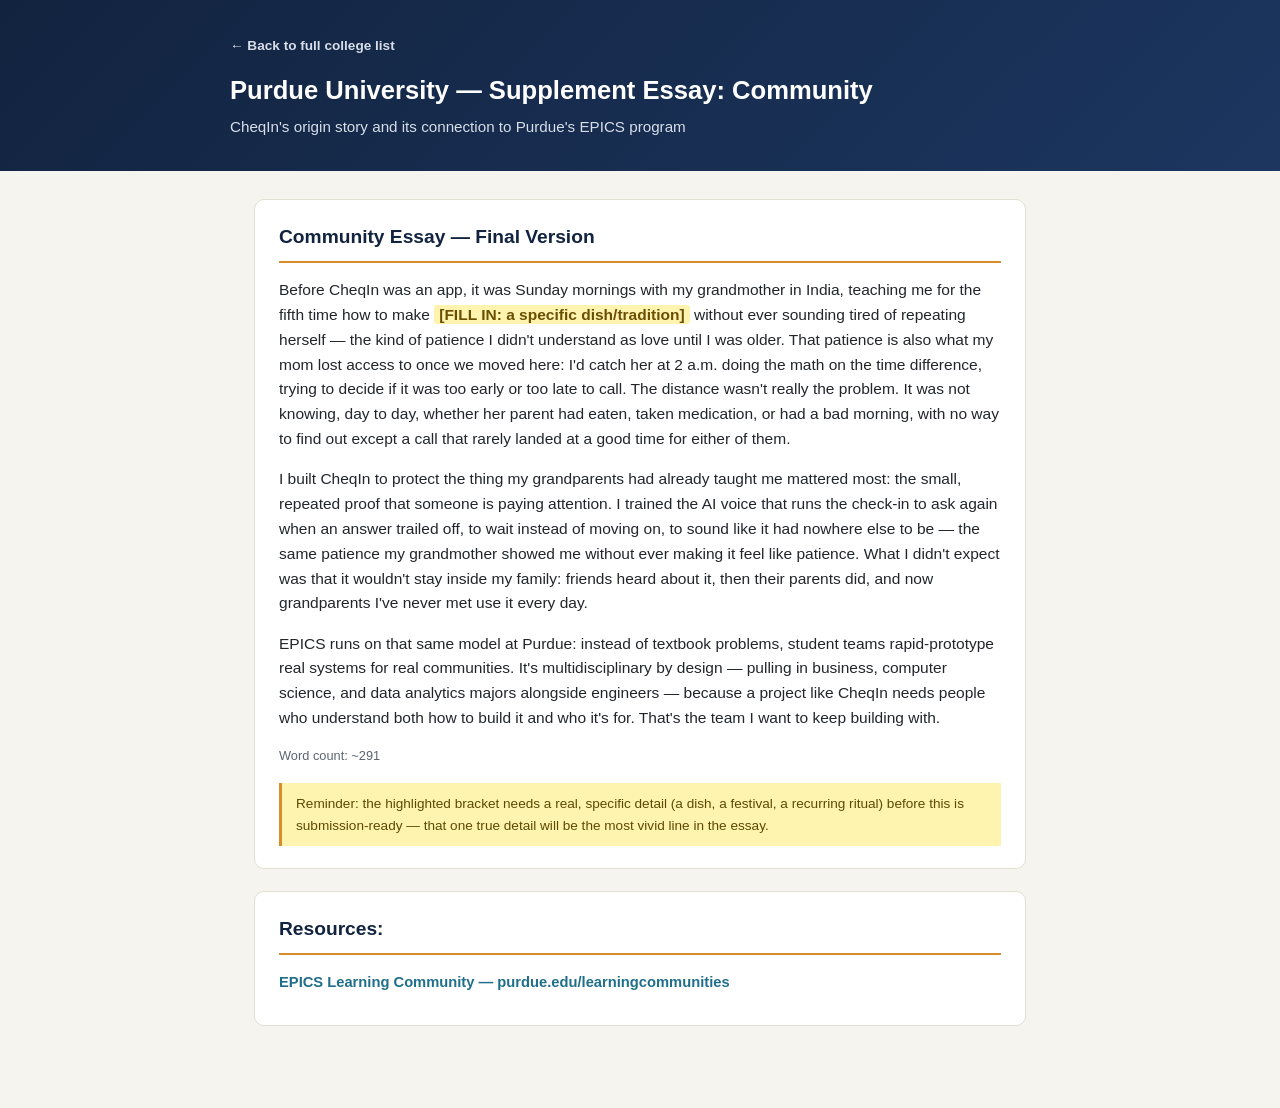
<file: rohan-college-list/purdue-community-essay.html>
<!DOCTYPE html>
<html lang="en">
<head>
<meta charset="UTF-8">
<meta name="viewport" content="width=device-width, initial-scale=1.0">
<title>Purdue — Supplement Essay: Community</title>
<style>
:root {
  --navy: #12233f;
  --navy-light: #1c3660;
  --accent: #d98c2b;
  --bg: #f6f4ef;
  --card-bg: #ffffff;
  --border: #e4dfd3;
  --text: #22262b;
  --muted: #5c6470;
}

* { box-sizing: border-box; }

body {
  margin: 0;
  font-family: -apple-system, BlinkMacSystemFont, "Segoe UI", Helvetica, Arial, sans-serif;
  background: var(--bg);
  color: var(--text);
  line-height: 1.6;
}

header.hero {
  background: linear-gradient(135deg, var(--navy), var(--navy-light));
  color: #fff;
  padding: 32px 24px;
}

.hero-inner {
  max-width: 820px;
  margin: 0 auto;
}

.back-link {
  color: #d7dee8;
  text-decoration: none;
  font-size: 0.85rem;
  font-weight: 600;
}

.back-link:hover { color: #fff; }

.hero h1 {
  margin: 12px 0 4px;
  font-size: 1.6rem;
}

.hero .subtitle {
  color: #d7dee8;
  margin: 0;
  font-size: 0.95rem;
}

main {
  max-width: 820px;
  margin: 0 auto;
  padding: 28px 24px 60px;
}

section.block {
  background: var(--card-bg);
  border: 1px solid var(--border);
  border-radius: 10px;
  padding: 22px 24px;
  margin-bottom: 22px;
}

section.block h2 {
  margin: 0 0 14px;
  font-size: 1.2rem;
  color: var(--navy);
  border-bottom: 2px solid var(--accent);
  padding-bottom: 8px;
}

.essay-version p {
  font-size: 0.97rem;
  color: var(--text);
}

.essay-version .wordcount {
  font-size: 0.8rem;
  color: var(--muted);
  margin-top: 8px;
}

.resource-list {
  list-style: none;
  margin: 0;
  padding: 0;
}

.resource-list li {
  margin-bottom: 8px;
}

.resource-list a {
  color: var(--target, #1f6f8b);
  font-weight: 600;
  font-size: 0.92rem;
  text-decoration: none;
  border-bottom: 1px solid transparent;
}

.resource-list a:hover {
  border-bottom-color: currentColor;
}

.placeholder {
  background: #fff3b0;
  color: #6b4f00;
  font-weight: 700;
  padding: 1px 5px;
  border-radius: 3px;
}

.fill-in-note {
  background: #fff3b0;
  border-left: 3px solid #d98c2b;
  padding: 10px 14px;
  font-size: 0.85rem;
  color: #5c4a00;
  margin-top: 16px;
}
</style>
</head>
<body>

<header class="hero">
  <div class="hero-inner">
    <a class="back-link" href="index.html">&larr; Back to full college list</a>
    <h1>Purdue University — Supplement Essay: Community</h1>
    <p class="subtitle">CheqIn's origin story and its connection to Purdue's EPICS program</p>
  </div>
</header>

<main>

  <section class="block">
    <h2>Community Essay — Final Version</h2>
    <div class="essay-version">
      <p>Before CheqIn was an app, it was Sunday mornings with my grandmother in India, teaching me for the fifth time how to make <span class="placeholder">[FILL IN: a specific dish/tradition]</span> without ever sounding tired of repeating herself — the kind of patience I didn't understand as love until I was older. That patience is also what my mom lost access to once we moved here: I'd catch her at 2 a.m. doing the math on the time difference, trying to decide if it was too early or too late to call. The distance wasn't really the problem. It was not knowing, day to day, whether her parent had eaten, taken medication, or had a bad morning, with no way to find out except a call that rarely landed at a good time for either of them.</p>
      <p>I built CheqIn to protect the thing my grandparents had already taught me mattered most: the small, repeated proof that someone is paying attention. I trained the AI voice that runs the check-in to ask again when an answer trailed off, to wait instead of moving on, to sound like it had nowhere else to be — the same patience my grandmother showed me without ever making it feel like patience. What I didn't expect was that it wouldn't stay inside my family: friends heard about it, then their parents did, and now grandparents I've never met use it every day.</p>
      <p>EPICS runs on that same model at Purdue: instead of textbook problems, student teams rapid-prototype real systems for real communities. It's multidisciplinary by design — pulling in business, computer science, and data analytics majors alongside engineers — because a project like CheqIn needs people who understand both how to build it and who it's for. That's the team I want to keep building with.</p>
      <p class="wordcount">Word count: ~291</p>
      <div class="fill-in-note">Reminder: the highlighted bracket needs a real, specific detail (a dish, a festival, a recurring ritual) before this is submission-ready — that one true detail will be the most vivid line in the essay.</div>
    </div>
  </section>

  <section class="block">
    <h2>Resources:</h2>
    <ul class="resource-list">
      <li><a href="https://www.purdue.edu/learningcommunities/profiles/engineering/epics.html" target="_blank" rel="noopener">EPICS Learning Community — purdue.edu/learningcommunities</a></li>
    </ul>
  </section>

</main>

</body>
</html>
</file>
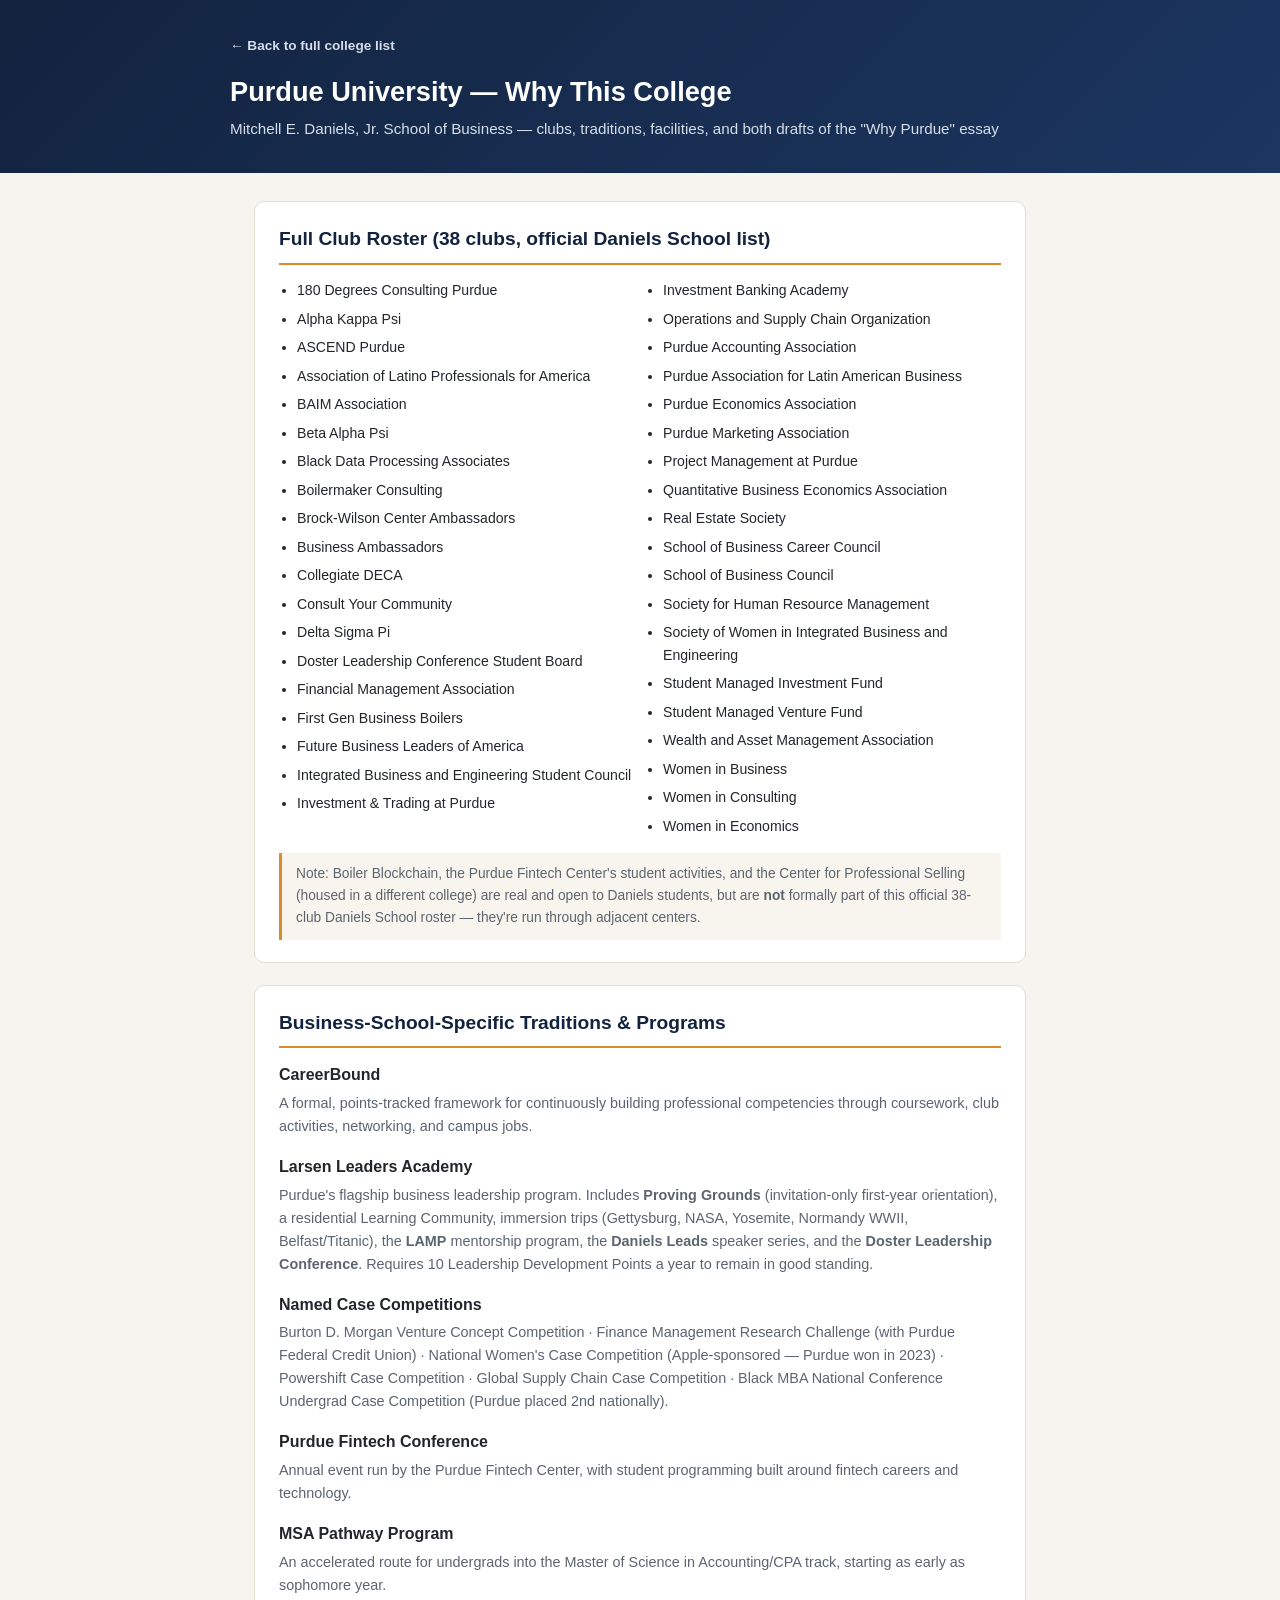
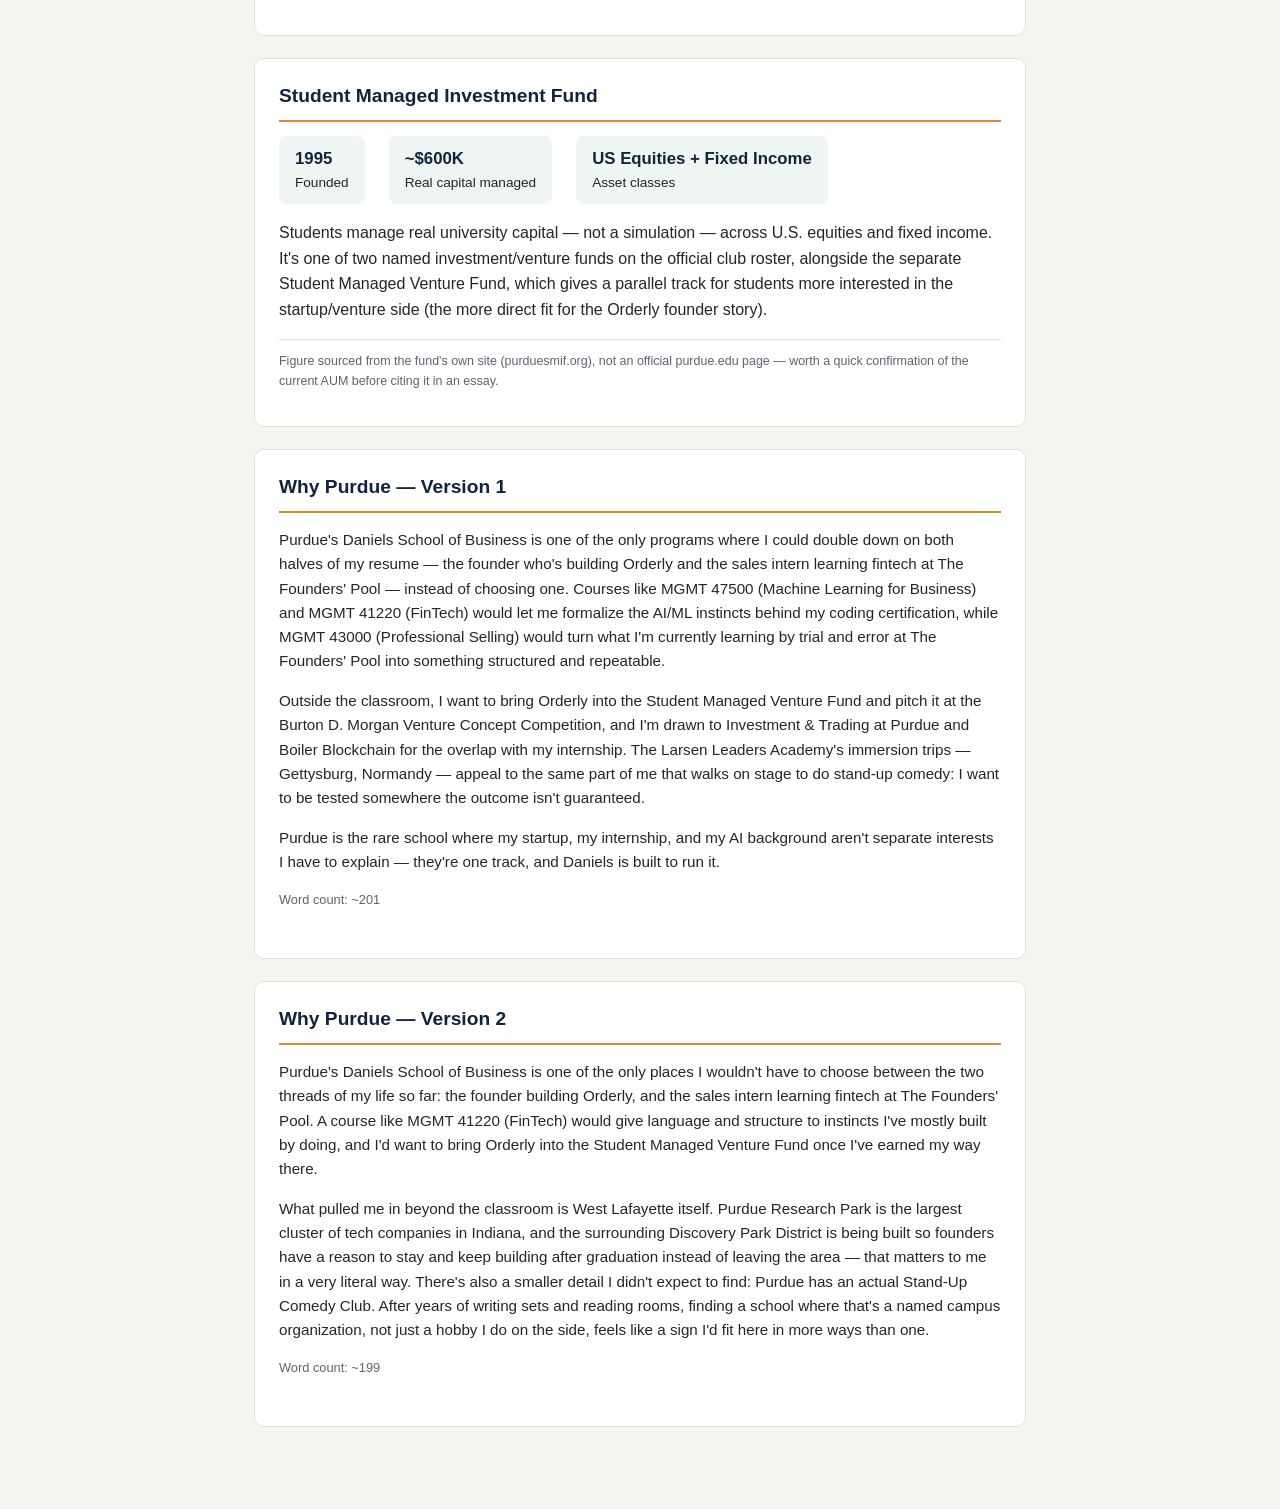
<file: rohan-college-list/purdue-why.html>
<!DOCTYPE html>
<html lang="en">
<head>
<meta charset="UTF-8">
<meta name="viewport" content="width=device-width, initial-scale=1.0">
<title>Purdue — Why This College</title>
<style>
:root {
  --navy: #12233f;
  --navy-light: #1c3660;
  --accent: #d98c2b;
  --bg: #f6f4ef;
  --card-bg: #ffffff;
  --border: #e4dfd3;
  --text: #22262b;
  --muted: #5c6470;
  --likely: #2e8b57;
}

* { box-sizing: border-box; }

body {
  margin: 0;
  font-family: -apple-system, BlinkMacSystemFont, "Segoe UI", Helvetica, Arial, sans-serif;
  background: var(--bg);
  color: var(--text);
  line-height: 1.6;
}

header.hero {
  background: linear-gradient(135deg, var(--navy), var(--navy-light));
  color: #fff;
  padding: 32px 24px;
}

.hero-inner {
  max-width: 820px;
  margin: 0 auto;
}

.back-link {
  color: #d7dee8;
  text-decoration: none;
  font-size: 0.85rem;
  font-weight: 600;
}

.back-link:hover { color: #fff; }

.hero h1 {
  margin: 12px 0 4px;
  font-size: 1.7rem;
}

.hero .subtitle {
  color: #d7dee8;
  margin: 0;
  font-size: 0.95rem;
}

main {
  max-width: 820px;
  margin: 0 auto;
  padding: 28px 24px 60px;
}

section.block {
  background: var(--card-bg);
  border: 1px solid var(--border);
  border-radius: 10px;
  padding: 22px 24px;
  margin-bottom: 22px;
}

section.block h2 {
  margin: 0 0 14px;
  font-size: 1.2rem;
  color: var(--navy);
  border-bottom: 2px solid var(--accent);
  padding-bottom: 8px;
}

.club-roster {
  columns: 2;
  column-gap: 28px;
  font-size: 0.88rem;
  margin: 0;
  padding-left: 18px;
}

.club-roster li {
  margin-bottom: 6px;
  break-inside: avoid;
}

.club-note {
  background: #f8f5ee;
  border-left: 3px solid var(--accent);
  padding: 10px 14px;
  font-size: 0.86rem;
  color: var(--muted);
  margin-top: 16px;
}

.trad-item {
  margin-bottom: 16px;
}

.trad-item h3 {
  margin: 0 0 4px;
  font-size: 1rem;
  color: var(--text);
}

.trad-item p {
  margin: 0;
  font-size: 0.9rem;
  color: var(--muted);
}

.fund-fact {
  display: flex;
  gap: 24px;
  flex-wrap: wrap;
  margin-bottom: 14px;
}

.fund-fact div {
  background: #eef5f2;
  border-radius: 8px;
  padding: 10px 16px;
  font-size: 0.85rem;
}

.fund-fact strong {
  display: block;
  color: var(--navy);
  font-size: 1.05rem;
}

.essay-version {
  margin-bottom: 26px;
}

.essay-version h3 {
  color: var(--accent);
  font-size: 1rem;
  text-transform: uppercase;
  letter-spacing: 0.04em;
  margin: 0 0 10px;
}

.essay-version p {
  font-size: 0.95rem;
  color: var(--text);
}

.essay-version .wordcount {
  font-size: 0.8rem;
  color: var(--muted);
  margin-top: 8px;
}

.source-note {
  font-size: 0.78rem;
  color: var(--muted);
  margin-top: 16px;
  border-top: 1px solid var(--border);
  padding-top: 12px;
}
</style>
</head>
<body>

<header class="hero">
  <div class="hero-inner">
    <a class="back-link" href="index.html">&larr; Back to full college list</a>
    <h1>Purdue University — Why This College</h1>
    <p class="subtitle">Mitchell E. Daniels, Jr. School of Business — clubs, traditions, facilities, and both drafts of the "Why Purdue" essay</p>
  </div>
</header>

<main>

  <section class="block">
    <h2>Full Club Roster (38 clubs, official Daniels School list)</h2>
    <ul class="club-roster">
      <li>180 Degrees Consulting Purdue</li>
      <li>Alpha Kappa Psi</li>
      <li>ASCEND Purdue</li>
      <li>Association of Latino Professionals for America</li>
      <li>BAIM Association</li>
      <li>Beta Alpha Psi</li>
      <li>Black Data Processing Associates</li>
      <li>Boilermaker Consulting</li>
      <li>Brock-Wilson Center Ambassadors</li>
      <li>Business Ambassadors</li>
      <li>Collegiate DECA</li>
      <li>Consult Your Community</li>
      <li>Delta Sigma Pi</li>
      <li>Doster Leadership Conference Student Board</li>
      <li>Financial Management Association</li>
      <li>First Gen Business Boilers</li>
      <li>Future Business Leaders of America</li>
      <li>Integrated Business and Engineering Student Council</li>
      <li>Investment &amp; Trading at Purdue</li>
      <li>Investment Banking Academy</li>
      <li>Operations and Supply Chain Organization</li>
      <li>Purdue Accounting Association</li>
      <li>Purdue Association for Latin American Business</li>
      <li>Purdue Economics Association</li>
      <li>Purdue Marketing Association</li>
      <li>Project Management at Purdue</li>
      <li>Quantitative Business Economics Association</li>
      <li>Real Estate Society</li>
      <li>School of Business Career Council</li>
      <li>School of Business Council</li>
      <li>Society for Human Resource Management</li>
      <li>Society of Women in Integrated Business and Engineering</li>
      <li>Student Managed Investment Fund</li>
      <li>Student Managed Venture Fund</li>
      <li>Wealth and Asset Management Association</li>
      <li>Women in Business</li>
      <li>Women in Consulting</li>
      <li>Women in Economics</li>
    </ul>
    <div class="club-note">
      Note: Boiler Blockchain, the Purdue Fintech Center's student activities, and the Center for Professional Selling (housed in a different college) are real and open to Daniels students, but are <strong>not</strong> formally part of this official 38-club Daniels School roster — they're run through adjacent centers.
    </div>
  </section>

  <section class="block">
    <h2>Business-School-Specific Traditions &amp; Programs</h2>

    <div class="trad-item">
      <h3>CareerBound</h3>
      <p>A formal, points-tracked framework for continuously building professional competencies through coursework, club activities, networking, and campus jobs.</p>
    </div>

    <div class="trad-item">
      <h3>Larsen Leaders Academy</h3>
      <p>Purdue's flagship business leadership program. Includes <strong>Proving Grounds</strong> (invitation-only first-year orientation), a residential Learning Community, immersion trips (Gettysburg, NASA, Yosemite, Normandy WWII, Belfast/Titanic), the <strong>LAMP</strong> mentorship program, the <strong>Daniels Leads</strong> speaker series, and the <strong>Doster Leadership Conference</strong>. Requires 10 Leadership Development Points a year to remain in good standing.</p>
    </div>

    <div class="trad-item">
      <h3>Named Case Competitions</h3>
      <p>Burton D. Morgan Venture Concept Competition · Finance Management Research Challenge (with Purdue Federal Credit Union) · National Women's Case Competition (Apple-sponsored — Purdue won in 2023) · Powershift Case Competition · Global Supply Chain Case Competition · Black MBA National Conference Undergrad Case Competition (Purdue placed 2nd nationally).</p>
    </div>

    <div class="trad-item">
      <h3>Purdue Fintech Conference</h3>
      <p>Annual event run by the Purdue Fintech Center, with student programming built around fintech careers and technology.</p>
    </div>

    <div class="trad-item">
      <h3>MSA Pathway Program</h3>
      <p>An accelerated route for undergrads into the Master of Science in Accounting/CPA track, starting as early as sophomore year.</p>
    </div>
  </section>

  <section class="block">
    <h2>Student Managed Investment Fund</h2>
    <div class="fund-fact">
      <div><strong>1995</strong>Founded</div>
      <div><strong>~$600K</strong>Real capital managed</div>
      <div><strong>US Equities + Fixed Income</strong>Asset classes</div>
    </div>
    <p>Students manage real university capital — not a simulation — across U.S. equities and fixed income. It's one of two named investment/venture funds on the official club roster, alongside the separate Student Managed Venture Fund, which gives a parallel track for students more interested in the startup/venture side (the more direct fit for the Orderly founder story).</p>
    <p class="source-note">Figure sourced from the fund's own site (purduesmif.org), not an official purdue.edu page — worth a quick confirmation of the current AUM before citing it in an essay.</p>
  </section>

  <section class="block">
    <h2>Why Purdue — Version 1</h2>
    <div class="essay-version">
      <p>Purdue's Daniels School of Business is one of the only programs where I could double down on both halves of my resume — the founder who's building Orderly and the sales intern learning fintech at The Founders' Pool — instead of choosing one. Courses like MGMT 47500 (Machine Learning for Business) and MGMT 41220 (FinTech) would let me formalize the AI/ML instincts behind my coding certification, while MGMT 43000 (Professional Selling) would turn what I'm currently learning by trial and error at The Founders' Pool into something structured and repeatable.</p>
      <p>Outside the classroom, I want to bring Orderly into the Student Managed Venture Fund and pitch it at the Burton D. Morgan Venture Concept Competition, and I'm drawn to Investment &amp; Trading at Purdue and Boiler Blockchain for the overlap with my internship. The Larsen Leaders Academy's immersion trips — Gettysburg, Normandy — appeal to the same part of me that walks on stage to do stand-up comedy: I want to be tested somewhere the outcome isn't guaranteed.</p>
      <p>Purdue is the rare school where my startup, my internship, and my AI background aren't separate interests I have to explain — they're one track, and Daniels is built to run it.</p>
      <p class="wordcount">Word count: ~201</p>
    </div>
  </section>

  <section class="block">
    <h2>Why Purdue — Version 2</h2>
    <div class="essay-version">
      <p>Purdue's Daniels School of Business is one of the only places I wouldn't have to choose between the two threads of my life so far: the founder building Orderly, and the sales intern learning fintech at The Founders' Pool. A course like MGMT 41220 (FinTech) would give language and structure to instincts I've mostly built by doing, and I'd want to bring Orderly into the Student Managed Venture Fund once I've earned my way there.</p>
      <p>What pulled me in beyond the classroom is West Lafayette itself. Purdue Research Park is the largest cluster of tech companies in Indiana, and the surrounding Discovery Park District is being built so founders have a reason to stay and keep building after graduation instead of leaving the area — that matters to me in a very literal way. There's also a smaller detail I didn't expect to find: Purdue has an actual Stand-Up Comedy Club. After years of writing sets and reading rooms, finding a school where that's a named campus organization, not just a hobby I do on the side, feels like a sign I'd fit here in more ways than one.</p>
      <p class="wordcount">Word count: ~199</p>
    </div>
  </section>

</main>

</body>
</html>
</file>
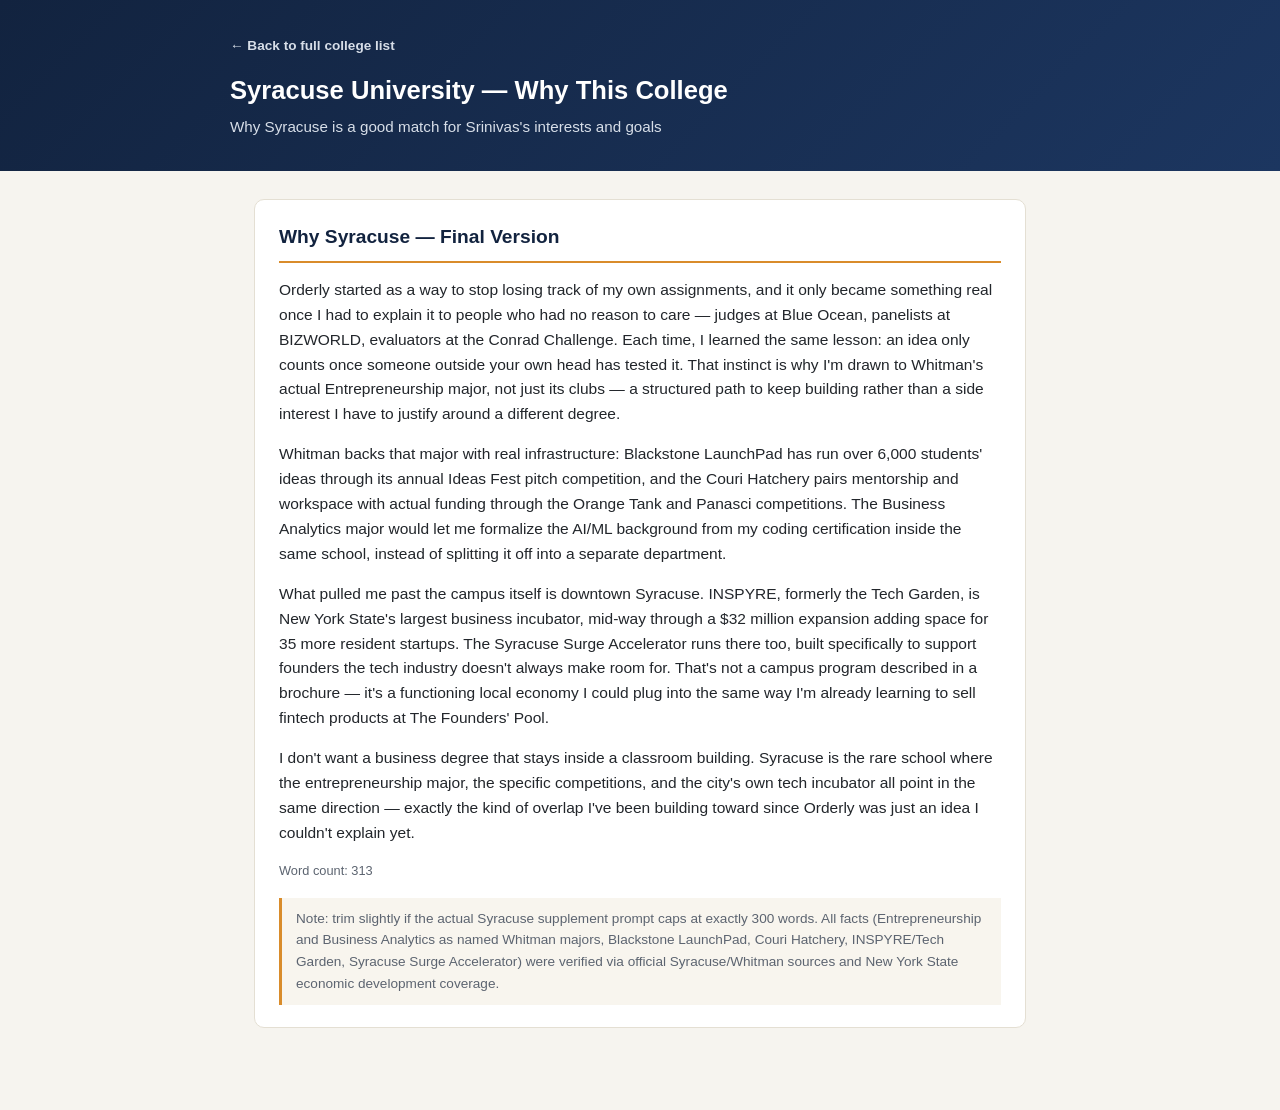
<file: rohan-college-list/syracuse-why.html>
<!DOCTYPE html>
<html lang="en">
<head>
<meta charset="UTF-8">
<meta name="viewport" content="width=device-width, initial-scale=1.0">
<title>Syracuse — Why This College</title>
<style>
:root {
  --navy: #12233f;
  --navy-light: #1c3660;
  --accent: #d98c2b;
  --bg: #f6f4ef;
  --card-bg: #ffffff;
  --border: #e4dfd3;
  --text: #22262b;
  --muted: #5c6470;
}

* { box-sizing: border-box; }

body {
  margin: 0;
  font-family: -apple-system, BlinkMacSystemFont, "Segoe UI", Helvetica, Arial, sans-serif;
  background: var(--bg);
  color: var(--text);
  line-height: 1.6;
}

header.hero {
  background: linear-gradient(135deg, var(--navy), var(--navy-light));
  color: #fff;
  padding: 32px 24px;
}

.hero-inner {
  max-width: 820px;
  margin: 0 auto;
}

.back-link {
  color: #d7dee8;
  text-decoration: none;
  font-size: 0.85rem;
  font-weight: 600;
}

.back-link:hover { color: #fff; }

.hero h1 {
  margin: 12px 0 4px;
  font-size: 1.6rem;
}

.hero .subtitle {
  color: #d7dee8;
  margin: 0;
  font-size: 0.95rem;
}

main {
  max-width: 820px;
  margin: 0 auto;
  padding: 28px 24px 60px;
}

section.block {
  background: var(--card-bg);
  border: 1px solid var(--border);
  border-radius: 10px;
  padding: 22px 24px;
  margin-bottom: 22px;
}

section.block h2 {
  margin: 0 0 14px;
  font-size: 1.2rem;
  color: var(--navy);
  border-bottom: 2px solid var(--accent);
  padding-bottom: 8px;
}

.essay-version p {
  font-size: 0.97rem;
  color: var(--text);
}

.essay-version .wordcount {
  font-size: 0.8rem;
  color: var(--muted);
  margin-top: 8px;
}

.fact-note {
  background: #f8f5ee;
  border-left: 3px solid var(--accent);
  padding: 10px 14px;
  font-size: 0.85rem;
  color: var(--muted);
  margin-top: 16px;
}
</style>
</head>
<body>

<header class="hero">
  <div class="hero-inner">
    <a class="back-link" href="index.html">&larr; Back to full college list</a>
    <h1>Syracuse University — Why This College</h1>
    <p class="subtitle">Why Syracuse is a good match for Srinivas's interests and goals</p>
  </div>
</header>

<main>

  <section class="block">
    <h2>Why Syracuse — Final Version</h2>
    <div class="essay-version">
      <p>Orderly started as a way to stop losing track of my own assignments, and it only became something real once I had to explain it to people who had no reason to care — judges at Blue Ocean, panelists at BIZWORLD, evaluators at the Conrad Challenge. Each time, I learned the same lesson: an idea only counts once someone outside your own head has tested it. That instinct is why I'm drawn to Whitman's actual Entrepreneurship major, not just its clubs — a structured path to keep building rather than a side interest I have to justify around a different degree.</p>
      <p>Whitman backs that major with real infrastructure: Blackstone LaunchPad has run over 6,000 students' ideas through its annual Ideas Fest pitch competition, and the Couri Hatchery pairs mentorship and workspace with actual funding through the Orange Tank and Panasci competitions. The Business Analytics major would let me formalize the AI/ML background from my coding certification inside the same school, instead of splitting it off into a separate department.</p>
      <p>What pulled me past the campus itself is downtown Syracuse. INSPYRE, formerly the Tech Garden, is New York State's largest business incubator, mid-way through a $32 million expansion adding space for 35 more resident startups. The Syracuse Surge Accelerator runs there too, built specifically to support founders the tech industry doesn't always make room for. That's not a campus program described in a brochure — it's a functioning local economy I could plug into the same way I'm already learning to sell fintech products at The Founders' Pool.</p>
      <p>I don't want a business degree that stays inside a classroom building. Syracuse is the rare school where the entrepreneurship major, the specific competitions, and the city's own tech incubator all point in the same direction — exactly the kind of overlap I've been building toward since Orderly was just an idea I couldn't explain yet.</p>
      <p class="wordcount">Word count: 313</p>
      <div class="fact-note">Note: trim slightly if the actual Syracuse supplement prompt caps at exactly 300 words. All facts (Entrepreneurship and Business Analytics as named Whitman majors, Blackstone LaunchPad, Couri Hatchery, INSPYRE/Tech Garden, Syracuse Surge Accelerator) were verified via official Syracuse/Whitman sources and New York State economic development coverage.</div>
    </div>
  </section>

</main>

</body>
</html>
</file>
<file: rohan-college-list/styles.css>
:root {
  --navy: #12233f;
  --navy-light: #1c3660;
  --accent: #d98c2b;
  --bg: #f6f4ef;
  --card-bg: #ffffff;
  --border: #e4dfd3;
  --text: #22262b;
  --muted: #5c6470;
  --reach: #c0392b;
  --reach-improves: #e0a800;
  --target: #1f6f8b;
  --likely: #2e8b57;
  --safety: #6b7280;
}

* { box-sizing: border-box; }

body {
  margin: 0;
  font-family: -apple-system, BlinkMacSystemFont, "Segoe UI", Helvetica, Arial, sans-serif;
  background: var(--bg);
  color: var(--text);
  line-height: 1.5;
}

header.hero {
  background: linear-gradient(135deg, var(--navy), var(--navy-light));
  color: #fff;
  padding: 40px 24px 32px;
}

.hero-inner {
  max-width: 1100px;
  margin: 0 auto;
}

.hero h1 {
  margin: 0 0 6px;
  font-size: 1.9rem;
}

.hero .subtitle {
  color: #d7dee8;
  margin: 0 0 20px;
  font-size: 1rem;
}

.profile-grid {
  display: flex;
  flex-wrap: wrap;
  gap: 12px;
  margin-bottom: 18px;
}

.stat-pill {
  background: rgba(255,255,255,0.08);
  border: 1px solid rgba(255,255,255,0.18);
  border-radius: 10px;
  padding: 10px 16px;
  min-width: 140px;
}

.stat-pill .label {
  font-size: 0.72rem;
  text-transform: uppercase;
  letter-spacing: 0.05em;
  color: #b9c4d4;
}

.stat-pill .value {
  font-size: 1.15rem;
  font-weight: 600;
  color: #fff;
}

.spike-list {
  margin: 14px 0 0;
  padding-left: 18px;
  columns: 2;
  column-gap: 32px;
  font-size: 0.88rem;
  color: #dde4ee;
}

.spike-list li { margin-bottom: 6px; break-inside: avoid; }

main {
  max-width: 1100px;
  margin: 0 auto;
  padding: 28px 24px 60px;
}

.methodology {
  background: #fff;
  border: 1px solid var(--border);
  border-left: 4px solid var(--accent);
  border-radius: 6px;
  padding: 14px 18px;
  font-size: 0.88rem;
  color: var(--muted);
  margin-bottom: 16px;
}

.app-plan-row {
  margin-top: 12px;
  display: flex;
  gap: 10px;
  flex-wrap: wrap;
}

.app-plan-link {
  display: inline-block;
  font-size: 0.88rem;
  font-weight: 700;
  color: var(--navy);
  background: #fff;
  border: 1px solid var(--accent);
  border-radius: 999px;
  padding: 6px 16px;
  text-decoration: none;
}

.app-plan-link:hover {
  background: var(--accent);
  color: #fff;
}

.legend-row {
  display: flex;
  gap: 10px;
  margin-bottom: 28px;
}

.legend-label {
  font-size: 0.82rem;
  font-weight: 700;
  padding: 5px 14px;
  border-radius: 999px;
}

.legend-label.legend-pink {
  background: #fdeef3;
  border: 1px solid #f3a8c3;
  color: #b03368;
}

.legend-label.legend-green {
  background: #eef8f1;
  border: 1px solid #a8dcbb;
  color: #1f6b40;
}

.legend-label.legend-blue {
  background: #eaf2fb;
  border: 1px solid #a9c9ec;
  color: #1f5fa8;
}

section.list-section { margin-bottom: 44px; }

section.list-section h2 {
  font-size: 1.35rem;
  margin-bottom: 4px;
  color: var(--navy);
}

section.list-section .section-desc {
  color: var(--muted);
  font-size: 0.9rem;
  margin-top: 0;
  margin-bottom: 18px;
}

.controls {
  display: flex;
  gap: 8px;
  margin-bottom: 18px;
  flex-wrap: wrap;
}

.filter-btn {
  border: 1px solid var(--border);
  background: #fff;
  padding: 6px 14px;
  border-radius: 999px;
  font-size: 0.82rem;
  cursor: pointer;
  color: var(--text);
}

.filter-btn.active {
  background: var(--navy);
  color: #fff;
  border-color: var(--navy);
}

.card-grid {
  display: grid;
  grid-template-columns: repeat(auto-fill, minmax(320px, 1fr));
  gap: 16px;
}

.college-card {
  background: var(--card-bg);
  border: 1px solid var(--border);
  border-radius: 10px;
  padding: 18px 20px;
  box-shadow: 0 1px 2px rgba(0,0,0,0.03);
  display: flex;
  flex-direction: column;
}

.college-card.highlight-pink {
  background: #fdeef3;
  border: 1px solid #f3a8c3;
  border-left: 5px solid #e0568f;
}

.college-card.highlight-green {
  background: #eef8f1;
  border: 1px solid #a8dcbb;
  border-left: 5px solid #2e8b57;
}

.college-card.highlight-blue {
  background: #eaf2fb;
  border: 1px solid #a9c9ec;
  border-left: 5px solid #1f6f8b;
}

.college-card .card-top {
  display: flex;
  justify-content: space-between;
  align-items: flex-start;
  gap: 8px;
  margin-bottom: 4px;
}

.college-card h3 {
  margin: 0;
  font-size: 1.05rem;
  color: var(--navy);
}

.known-for {
  font-size: 0.82rem;
  color: var(--accent);
  font-weight: 600;
  margin: 2px 0 8px;
}

.badge {
  display: inline-block;
  font-size: 0.7rem;
  font-weight: 700;
  text-transform: uppercase;
  letter-spacing: 0.03em;
  padding: 3px 9px;
  border-radius: 999px;
  white-space: nowrap;
  color: #fff;
}

.badge.reach { background: var(--reach); }
.badge.reach-improves { background: var(--reach-improves); color: #2a1f00; }
.badge.target { background: var(--target); }
.badge.likely { background: var(--likely); }
.badge.safety { background: var(--safety); }

.meta-row {
  display: flex;
  gap: 18px;
  font-size: 0.8rem;
  color: var(--muted);
  margin-bottom: 10px;
  flex-wrap: wrap;
}

.meta-row div strong {
  display: block;
  color: var(--text);
  font-size: 0.85rem;
}

.fit-text {
  font-size: 0.86rem;
  color: var(--text);
  margin: 0 0 12px;
  flex-grow: 1;
}

.mba-rank {
  font-size: 0.75rem;
  color: var(--muted);
  margin-bottom: 8px;
}

.sat1450-text {
  font-size: 0.82rem;
  color: var(--muted);
  background: #f8f5ee;
  border-left: 3px solid var(--accent);
  padding: 8px 10px;
  margin: 0 0 12px;
}

.sat1450-text strong {
  color: var(--text);
}

.clubs-text {
  font-size: 0.82rem;
  color: var(--text);
  background: #eef5f2;
  border-left: 3px solid var(--likely);
  padding: 8px 10px;
  margin: 0 0 12px;
}

.clubs-text strong {
  color: var(--navy);
}

.why-link {
  display: block;
  width: fit-content;
  margin-top: 10px;
  font-size: 0.84rem;
  font-weight: 700;
  color: var(--accent);
  text-decoration: none;
  border-bottom: 1px solid transparent;
}

.why-link:hover {
  border-bottom-color: var(--accent);
}

.program-list {
  display: flex;
  flex-direction: column;
  gap: 6px;
  border-top: 1px solid var(--border);
  padding-top: 10px;
  margin-top: auto;
}

.program-row {
  font-size: 0.84rem;
  color: var(--text);
  line-height: 1.4;
}

.card-link {
  font-size: 0.84rem;
  color: var(--target);
  text-decoration: none;
  font-weight: 600;
  border-bottom: 1px solid transparent;
}

.card-link:hover { border-bottom-color: var(--target); }

.syllabus-link {
  font-size: 0.78rem;
  color: var(--muted);
  text-decoration: none;
  border-bottom: 1px dotted var(--muted);
}

.syllabus-link:hover { color: var(--target); }

.excluded-row {
  background: #fff;
  border: 1px solid var(--border);
  border-radius: 8px;
  padding: 12px 16px;
  margin-bottom: 10px;
  font-size: 0.85rem;
}

.excluded-row strong {
  color: var(--navy);
  display: block;
  margin-bottom: 3px;
}

.excluded-row span {
  color: var(--muted);
}

.footnote {
  background: #fff;
  border: 1px solid var(--border);
  border-radius: 6px;
  padding: 14px 18px;
  font-size: 0.85rem;
  color: var(--muted);
  margin-top: 8px;
}

footer.site-footer {
  text-align: center;
  font-size: 0.78rem;
  color: var(--muted);
  padding: 24px;
}

@media (max-width: 640px) {
  .spike-list { columns: 1; }
}
</file>
